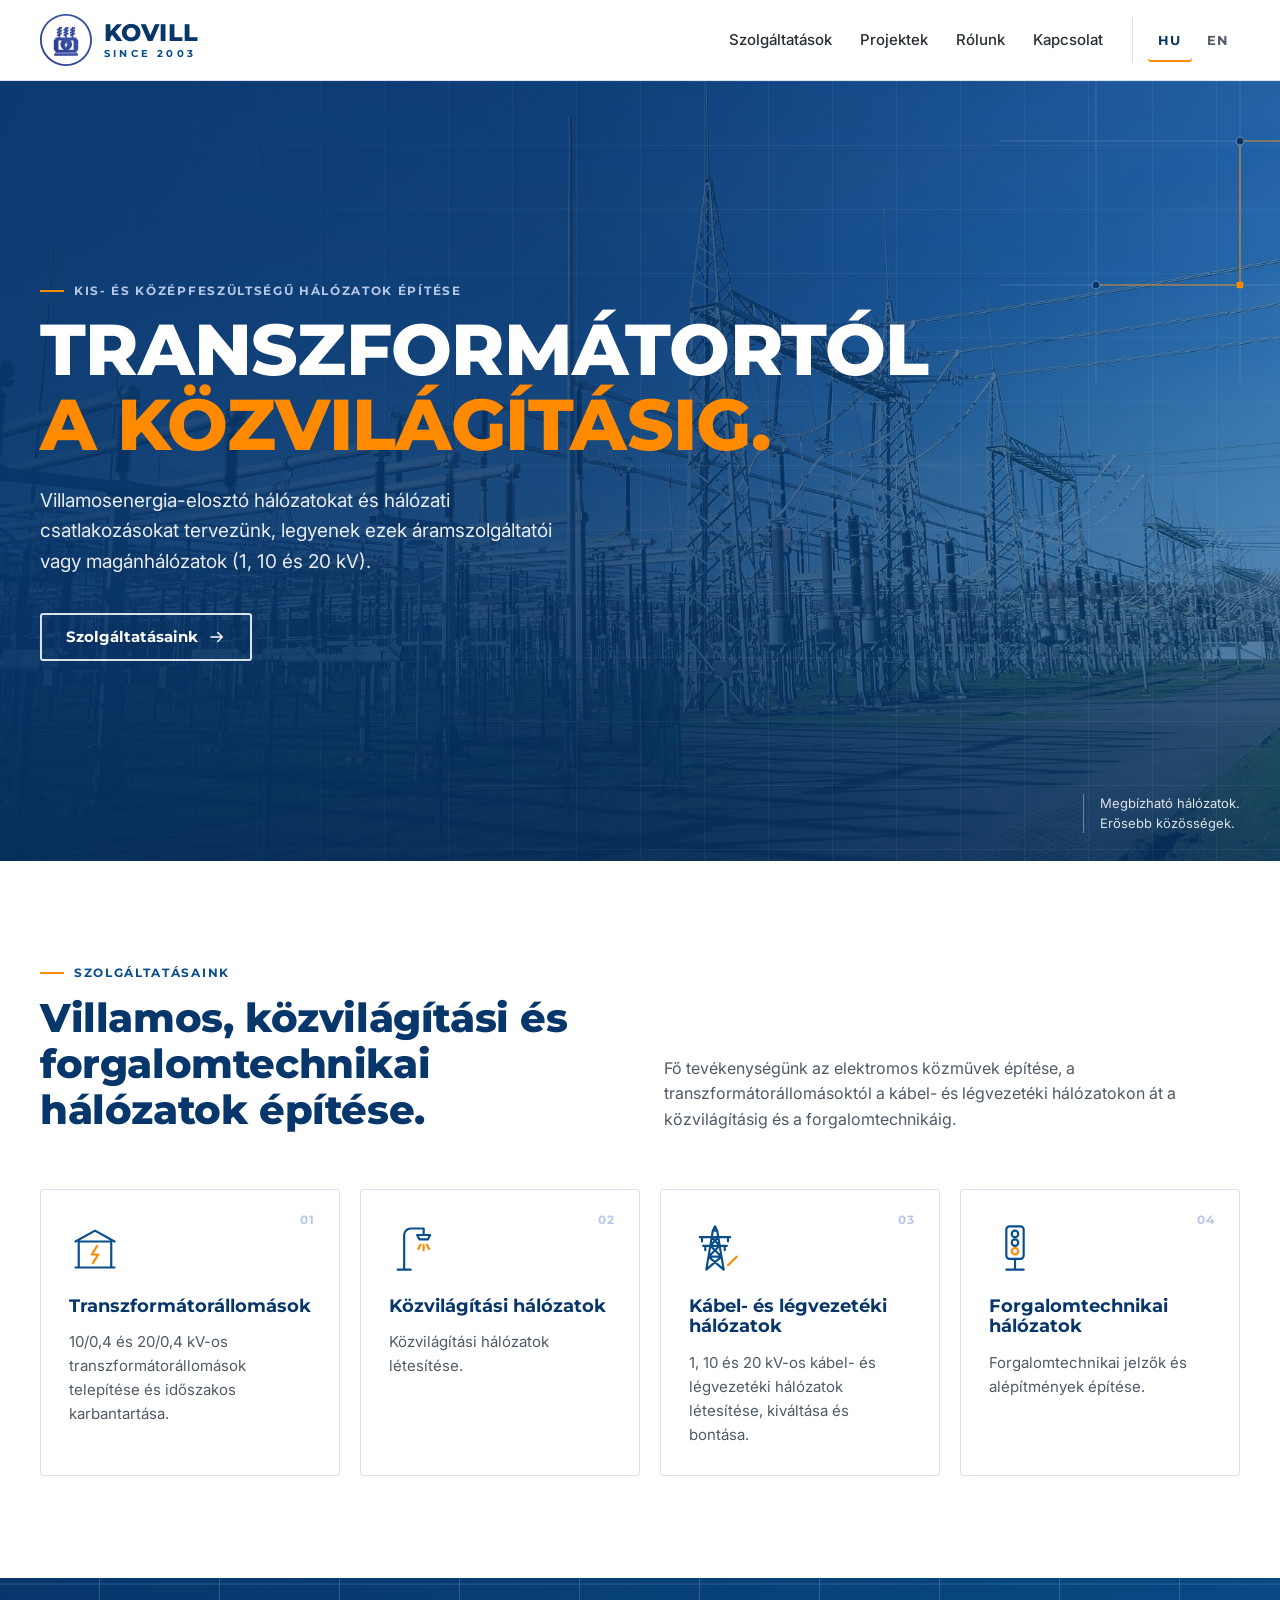
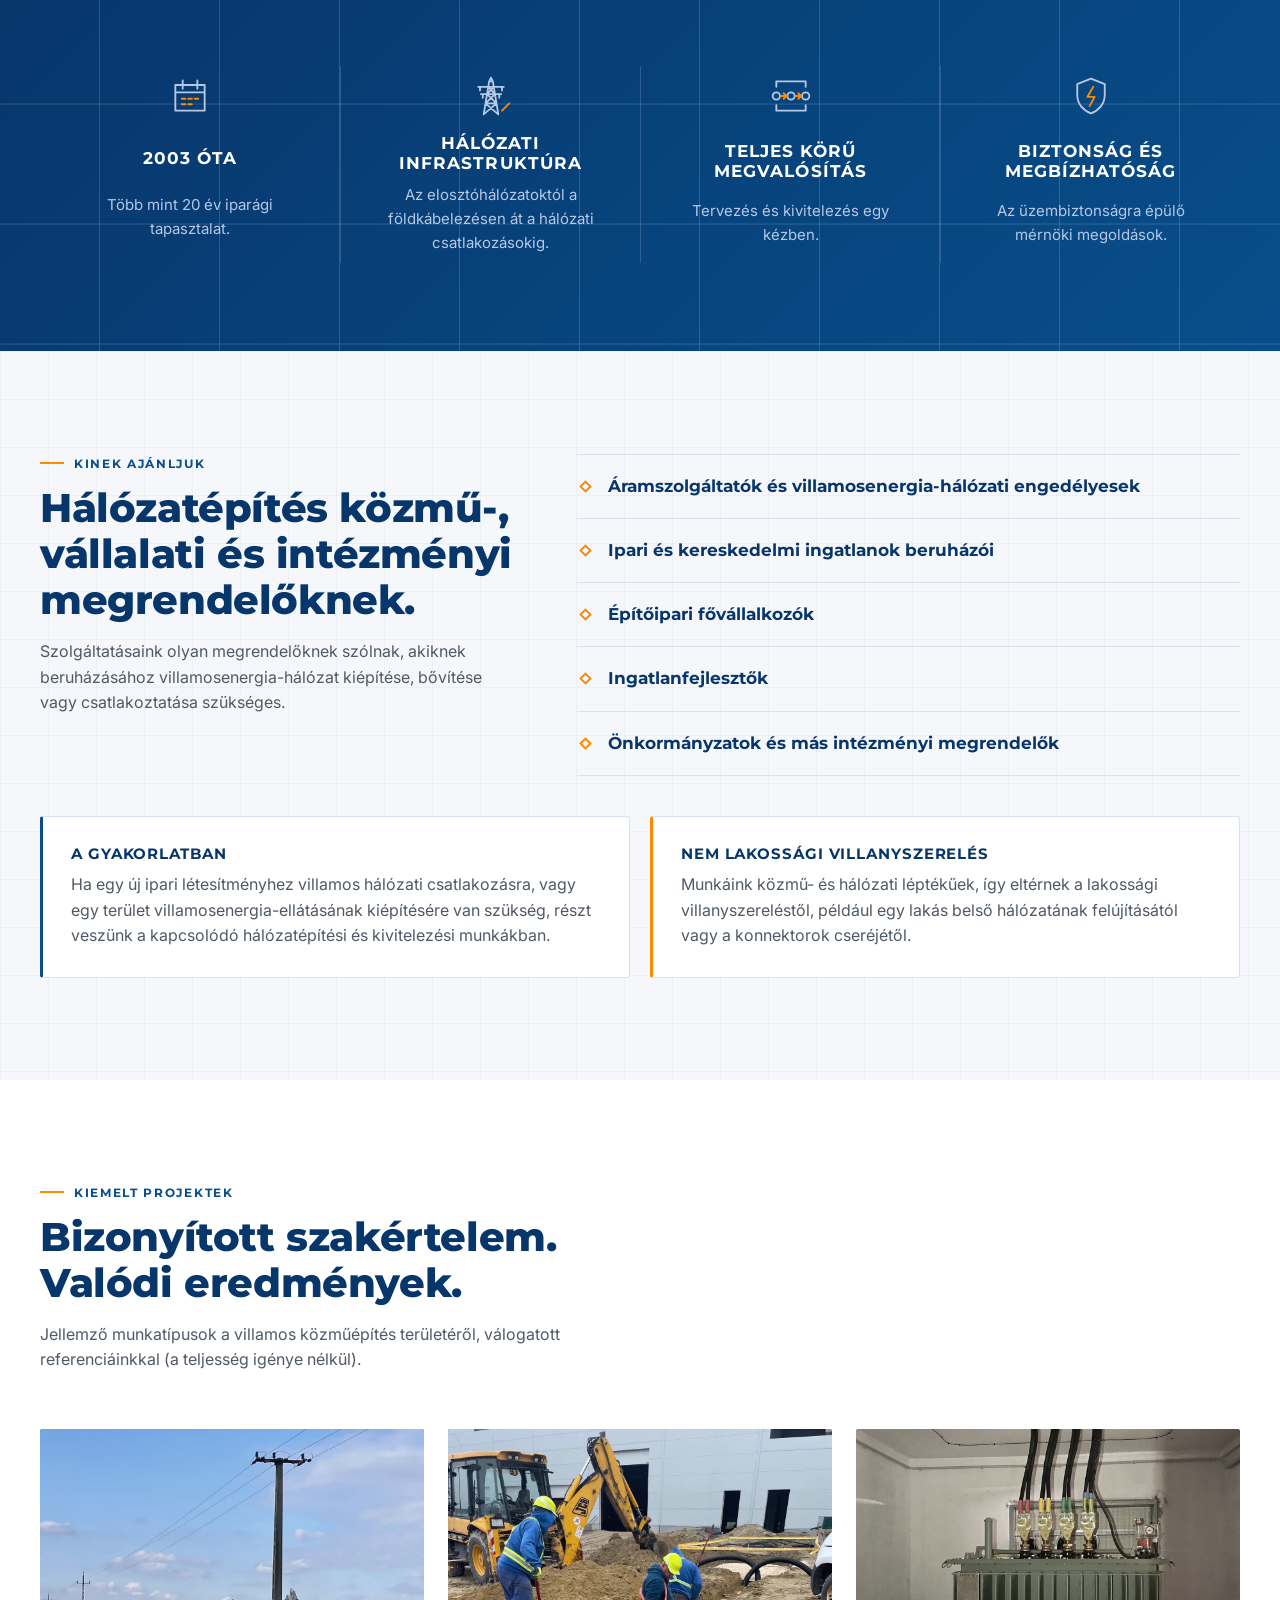
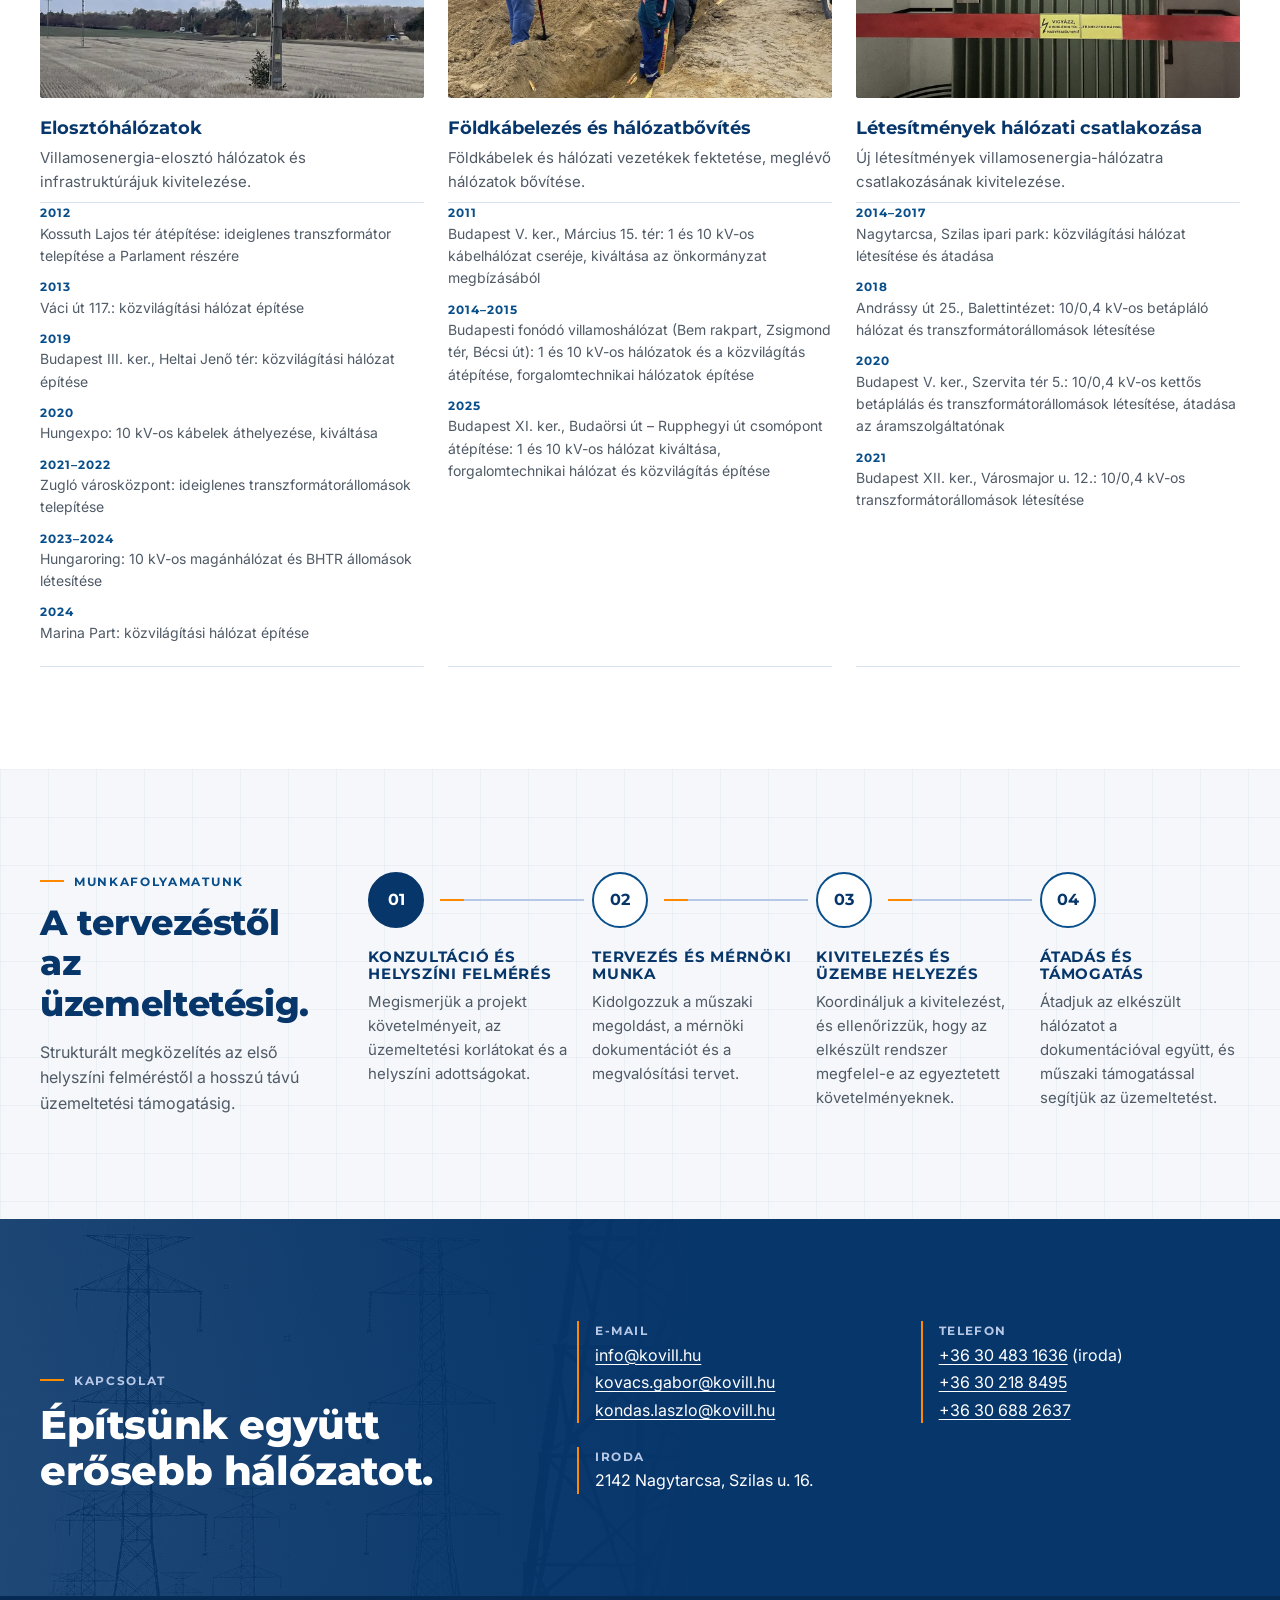
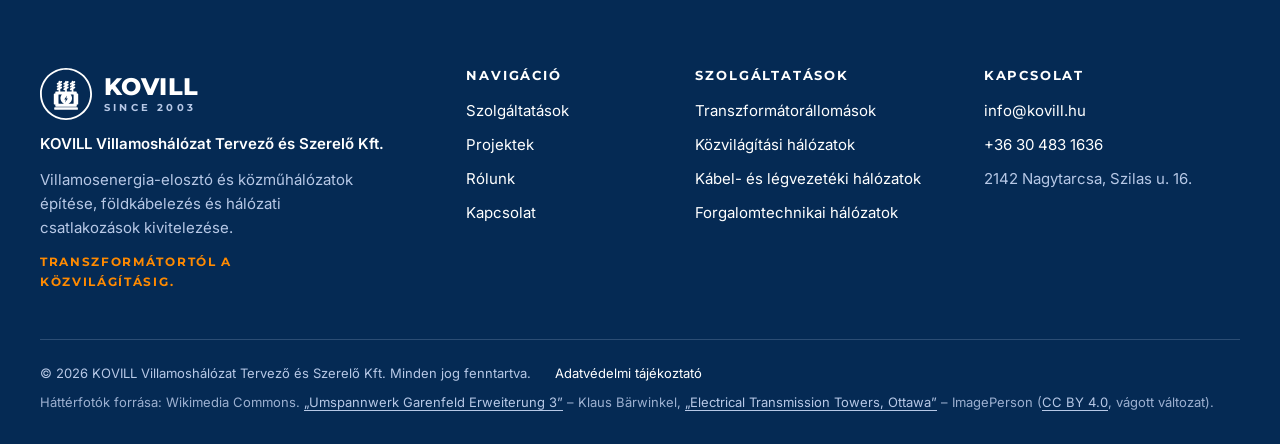
<file: index.html>
<!doctype html>
<html lang="hu">
<head>
  <meta charset="utf-8">
  <meta name="viewport" content="width=device-width, initial-scale=1">
  <title>KOVILL Kft. | Kis- és középfeszültségű hálózatok építése</title>
  <meta name="description" content="A KOVILL Kft. transzformátorállomások, közvilágítási hálózatok, 1–20 kV-os kábel- és légvezetéki hálózatok, valamint forgalomtechnikai hálózatok építésével foglalkozik.">
  <meta name="theme-color" content="#07366B">

  <meta property="og:type" content="website">
  <meta property="og:locale" content="hu_HU">
  <meta property="og:locale:alternate" content="en_GB">
  <meta property="og:site_name" content="KOVILL">
  <meta property="og:title" content="KOVILL Kft. | Kis- és középfeszültségű hálózatok építése">
  <meta property="og:description" content="Kis- és középfeszültségű hálózatok építése: transzformátorállomások, közvilágítás, kábel- és légvezetéki hálózatok, forgalomtechnika.">
  <meta property="og:url" content="https://kovill.hu/">
  <meta property="og:image" content="https://kovill.hu/assets/img/og-image.jpg">
  <meta name="twitter:card" content="summary_large_image">

  <link rel="canonical" href="https://kovill.hu/">
  <link rel="alternate" href="https://kovill.hu/" hreflang="hu">
  <link rel="alternate" href="https://kovill.hu/en/" hreflang="en">
  <link rel="alternate" href="https://kovill.hu/" hreflang="x-default">

  <link rel="icon" href="assets/logo/kovill_mark.svg" type="image/svg+xml">
  <link rel="icon" href="assets/logo/favicon-32.png" sizes="32x32" type="image/png">
  <link rel="apple-touch-icon" href="assets/logo/apple-touch-icon.png">

  <link rel="preconnect" href="https://fonts.googleapis.com">
  <link rel="preconnect" href="https://fonts.gstatic.com" crossorigin>
  <link rel="stylesheet" href="https://fonts.googleapis.com/css2?family=Inter:wght@400;500;600&family=Montserrat:wght@600;700;800&display=swap">
  <link rel="preload" as="image" href="assets/img/hero-substation-1920.webp" imagesrcset="assets/img/hero-substation-960.webp 960w, assets/img/hero-substation-1920.webp 1920w" imagesizes="100vw" type="image/webp">
  <link rel="stylesheet" href="css/styles.css">
  <script>document.documentElement.classList.add('js')</script>
  <script src="js/main.js" defer></script>
</head>
<body id="top">
  <!-- Icon sprite: line icons, blue strokes with orange accents (.ic-accent) -->
  <svg class="sprite" aria-hidden="true" focusable="false">
    <symbol id="i-tower" viewBox="0 0 48 48">
      <path d="M22 8 24 4l2 4M16 44 22 8h4l6 36M10 14h28M13 22h22M18 32h12M12 14v4M36 14v4M15 22v4M33 22v4M21 14l7.3 8M27 14l-7.3 8M19.7 22 30 32M28.3 22 18 32M18 32l14 12M30 32 16 44"/>
      <path class="ic-accent" d="M36 40 44 32"/>
    </symbol>
    <symbol id="i-substation" viewBox="0 0 48 48">
      <path d="M6 18 24 8l18 10M9 18h30v24H9zM6 42h36"/>
      <path class="ic-accent" d="M26 22l-5 8h6l-5 8"/>
    </symbol>
    <symbol id="i-lamp" viewBox="0 0 48 48">
      <path d="M14 44V12a6 6 0 0 1 6-6h12v6M8 44h12M26 12h12l-2 4H28z"/>
      <path class="ic-accent" d="M29 21l-2 4M32 21v5M35 21l2 4"/>
    </symbol>
    <symbol id="i-traffic" viewBox="0 0 48 48">
      <rect x="16" y="4" width="16" height="30" rx="3"/>
      <path d="M24 34v10M16 44h16"/>
      <circle cx="24" cy="11" r="3"/><circle cx="24" cy="19" r="3"/>
      <circle class="ic-accent" cx="24" cy="27" r="3"/>
    </symbol>
    <symbol id="i-calendar" viewBox="0 0 48 48">
      <path d="M8 12h32v28H8zM8 20h32M16 7v9M32 7v9"/>
      <path class="ic-accent" d="M15 27h4M22 27h4M29 27h4M15 33h4M22 33h4"/>
    </symbol>
    <symbol id="i-flow" viewBox="0 0 48 48">
      <circle cx="8" cy="24" r="4"/><circle cx="24" cy="24" r="4"/><circle cx="40" cy="24" r="4"/>
      <path class="ic-accent" d="M13 24h6M16 21l3 3-3 3M29 24h6M32 21l3 3-3 3"/>
      <path d="M8 14V8h32v6M8 34v6h32v-6"/>
    </symbol>
    <symbol id="i-shield" viewBox="0 0 48 48">
      <path d="M24 5 39 11v12c0 9.5-6.3 16.8-15 20-8.7-3.2-15-10.5-15-20V11z"/>
      <path class="ic-accent" d="M26.5 14 20 25h8l-5.5 10"/>
    </symbol>
    <symbol id="i-arrow" viewBox="0 0 24 24">
      <path d="M4 12h15M13 6l6 6-6 6"/>
    </symbol>
  </svg>

  <a class="skip-link" href="#main">Ugrás a fő tartalomra</a>

  <header class="site-header">
    <div class="container header-inner">
      <a class="brand" href="#top" aria-label="KOVILL, vissza az oldal tetejére">
        <img class="brand-mark" src="assets/logo/kovill_mark.svg" alt="" width="48" height="48">
        <span class="brand-text" aria-hidden="true">
          <span class="brand-name">KOVILL</span>
          <span class="brand-since">Since 2003</span>
        </span>
      </a>

      <button class="nav-toggle" type="button" aria-expanded="false" aria-controls="site-nav">
        <span class="nav-toggle-bars" aria-hidden="true"></span>
        <span class="sr-only">Menü</span>
      </button>

      <nav class="site-nav" id="site-nav" aria-label="Fő navigáció">
        <ul class="nav-list">
          <li><a href="#services">Szolgáltatások</a></li>
          <li><a href="#projects">Projektek</a></li>
          <li><a href="#process">Rólunk</a></li>
          <li><a href="#contact">Kapcsolat</a></li>
        </ul>
        <ul class="lang-switch" role="list" aria-label="Nyelv">
          <li><a href="./" hreflang="hu" lang="hu" aria-current="page"><span aria-hidden="true">HU</span><span class="sr-only">Magyar</span></a></li>
          <li><a href="en/" hreflang="en" lang="en"><span aria-hidden="true">EN</span><span class="sr-only">English</span></a></li>
        </ul>
      </nav>
    </div>
  </header>

  <main id="main">
    <!-- HERO -->
    <section class="hero" aria-labelledby="hero-title">
      <picture class="hero-media">
        <source type="image/webp" srcset="assets/img/hero-substation-960.webp 960w, assets/img/hero-substation-1920.webp 1920w" sizes="100vw">
        <img src="assets/img/hero-substation-1920.jpg" srcset="assets/img/hero-substation-960.jpg 960w, assets/img/hero-substation-1920.jpg 1920w" sizes="100vw"
             alt="" width="1920" height="1080" fetchpriority="high" decoding="async">
      </picture>
      <svg class="hero-schematic" viewBox="0 0 600 600" aria-hidden="true" focusable="false">
        <path d="M0 120h600M0 300h600M0 480h600M120 0v600M300 0v600M480 0v600"/>
        <path class="hl" d="M120 480h180v-180h180"/>
        <circle cx="300" cy="300" r="5"/><circle cx="480" cy="300" r="5"/><circle cx="120" cy="480" r="5"/>
        <rect class="hl-fill" x="296" y="476" width="8" height="8"/>
      </svg>
      <div class="container hero-inner">
        <p class="eyebrow eyebrow-light">Kis- és középfeszültségű hálózatok építése</p>
        <h1 class="hero-title" id="hero-title">
          <span>Transzformátortól</span>
          <span class="accent">a közvilágításig.</span>
        </h1>
        <p class="hero-lead">Villamosenergia-elosztó hálózatokat és hálózati csatlakozásokat tervezünk, legyenek ezek áramszolgáltatói vagy magánhálózatok (1, 10 és 20 kV).</p>
        <div class="btn-row">
          <a class="btn btn-outline-light" href="#services">Szolgáltatásaink <svg class="btn-icon" aria-hidden="true"><use href="#i-arrow"/></svg></a>
        </div>
      </div>
      <p class="hero-note" aria-hidden="true">Megbízható hálózatok.<br>Erősebb közösségek.</p>
    </section>

    <!-- SERVICES -->
    <section class="section" id="services" aria-labelledby="services-title">
      <div class="container">
        <div class="section-head section-head-split reveal">
          <div>
            <p class="eyebrow">Szolgáltatásaink</p>
            <h2 class="section-title" id="services-title">Villamos, közvilágítási és forgalomtechnikai hálózatok építése.</h2>
          </div>
          <p class="section-intro">Fő tevékenységünk az elektromos közművek építése, a transzformátorállomásoktól a kábel- és légvezetéki hálózatokon át a közvilágításig és a forgalomtechnikáig.</p>
        </div>

        <ul class="card-grid" role="list">
          <li class="service-card reveal">
            <span class="card-index" aria-hidden="true">01</span>
            <svg class="icon icon-lg" aria-hidden="true"><use href="#i-substation"/></svg>
            <h3 class="card-title">Transzformátorállomások</h3>
            <p>10/0,4 és 20/0,4 kV-os transzformátorállomások telepítése és időszakos karbantartása.</p>
          </li>
          <li class="service-card reveal">
            <span class="card-index" aria-hidden="true">02</span>
            <svg class="icon icon-lg" aria-hidden="true"><use href="#i-lamp"/></svg>
            <h3 class="card-title">Közvilágítási hálózatok</h3>
            <p>Közvilágítási hálózatok létesítése.</p>
          </li>
          <li class="service-card reveal">
            <span class="card-index" aria-hidden="true">03</span>
            <svg class="icon icon-lg" aria-hidden="true"><use href="#i-tower"/></svg>
            <h3 class="card-title">Kábel- és légvezetéki hálózatok</h3>
            <p>1, 10 és 20 kV-os kábel- és légvezetéki hálózatok létesítése, kiváltása és bontása.</p>
          </li>
          <li class="service-card reveal">
            <span class="card-index" aria-hidden="true">04</span>
            <svg class="icon icon-lg" aria-hidden="true"><use href="#i-traffic"/></svg>
            <h3 class="card-title">Forgalomtechnikai hálózatok</h3>
            <p>Forgalomtechnikai jelzők és alépítmények építése.</p>
          </li>
        </ul>
      </div>
    </section>

    <!-- STRENGTHS -->
    <section class="strengths" aria-labelledby="strengths-title">
      <h2 class="sr-only" id="strengths-title">Miért a KOVILL?</h2>
      <div class="container">
        <ul class="strength-list" role="list">
          <li class="strength reveal">
            <svg class="icon icon-md" aria-hidden="true"><use href="#i-calendar"/></svg>
            <h3 class="strength-title">2003 óta</h3>
            <p>Több mint 20 év iparági tapasztalat.</p>
          </li>
          <li class="strength reveal">
            <svg class="icon icon-md" aria-hidden="true"><use href="#i-tower"/></svg>
            <h3 class="strength-title">Hálózati infrastruktúra</h3>
            <p>Az elosztóhálózatoktól a földkábelezésen át a hálózati csatlakozásokig.</p>
          </li>
          <li class="strength reveal">
            <svg class="icon icon-md" aria-hidden="true"><use href="#i-flow"/></svg>
            <h3 class="strength-title">Teljes körű megvalósítás</h3>
            <p>Tervezés és kivitelezés egy kézben.</p>
          </li>
          <li class="strength reveal">
            <svg class="icon icon-md" aria-hidden="true"><use href="#i-shield"/></svg>
            <h3 class="strength-title">Biztonság és megbízhatóság</h3>
            <p>Az üzembiztonságra épülő mérnöki megoldások.</p>
          </li>
        </ul>
      </div>
    </section>

    <!-- CLIENTS: typical client groups for this line of work (TEÁOR 4222), not a verified client list. -->
    <section class="section section-light" id="clients" aria-labelledby="clients-title">
      <div class="container clients-layout">
        <div class="section-head reveal">
          <p class="eyebrow">Kinek ajánljuk</p>
          <h2 class="section-title" id="clients-title">Hálózatépítés közmű-, vállalati és intézményi megrendelőknek.</h2>
          <p class="section-intro">Szolgáltatásaink olyan megrendelőknek szólnak, akiknek beruházásához villamosenergia-hálózat kiépítése, bővítése vagy csatlakoztatása szükséges.</p>
        </div>
        <ul class="client-list reveal" role="list">
          <li>Áramszolgáltatók és villamosenergia-hálózati engedélyesek</li>
          <li>Ipari és kereskedelmi ingatlanok beruházói</li>
          <li>Építőipari fővállalkozók</li>
          <li>Ingatlanfejlesztők</li>
          <li>Önkormányzatok és más intézményi megrendelők</li>
        </ul>
        <div class="practice">
          <div class="practice-card reveal">
            <h3 class="practice-title">A gyakorlatban</h3>
            <p>Ha egy új ipari létesítményhez villamos hálózati csatlakozásra, vagy egy terület villamosenergia-ellátásának kiépítésére van szükség, részt veszünk a kapcsolódó hálózatépítési és kivitelezési munkákban.</p>
          </div>
          <div class="practice-card practice-note reveal">
            <h3 class="practice-title">Nem lakossági villanyszerelés</h3>
            <p>Munkáink közmű- és hálózati léptékűek, így eltérnek a lakossági villanyszereléstől, például egy lakás belső hálózatának felújításától vagy a konnektorok cseréjétől.</p>
          </div>
        </div>
      </div>
    </section>
    <!-- PROJECTS: the company's own photos and reference lists, supplied by the client. -->
    <section class="section" id="projects" aria-labelledby="projects-title">
      <div class="container">
        <div class="section-head reveal">
          <p class="eyebrow">Kiemelt projektek</p>
          <h2 class="section-title" id="projects-title">Bizonyított szakértelem. Valódi eredmények.</h2>
          <p class="section-intro">Jellemző munkatípusok a villamos közműépítés területéről, válogatott referenciáinkkal (a teljesség igénye nélkül).</p>
        </div>

        <ul class="project-grid" role="list">
          <li class="project-card reveal">
            <div class="project-media">
              <picture>
                <source type="image/webp" srcset="assets/img/project-distribution.webp">
                <img src="assets/img/project-distribution.jpg" alt="Betonoszlop és légvezetékek egy learatott földön" width="1200" height="840" loading="lazy" decoding="async">
              </picture>
            </div>
            <div class="project-body">
              <h3 class="card-title">Elosztóhálózatok</h3>
              <p>Villamosenergia-elosztó hálózatok és infrastruktúrájuk kivitelezése.</p>
              <ul class="ref-list" role="list">
                <li><span class="ref-year">2012</span> Kossuth Lajos tér átépítése: ideiglenes transzformátor telepítése a Parlament részére</li>
                <li><span class="ref-year">2013</span> Váci út 117.: közvilágítási hálózat építése</li>
                <li><span class="ref-year">2019</span> Budapest III. ker., Heltai Jenő tér: közvilágítási hálózat építése</li>
                <li><span class="ref-year">2020</span> Hungexpo: 10 kV-os kábelek áthelyezése, kiváltása</li>
                <li><span class="ref-year">2021–2022</span> Zugló városközpont: ideiglenes transzformátorállomások telepítése</li>
                <li><span class="ref-year">2023–2024</span> Hungaroring: 10 kV-os magánhálózat és BHTR állomások létesítése</li>
                <li><span class="ref-year">2024</span> Marina Part: közvilágítási hálózat építése</li>
              </ul>
            </div>
          </li>
          <li class="project-card reveal">
            <div class="project-media">
              <picture>
                <source type="image/webp" srcset="assets/img/project-cabling.webp">
                <img src="assets/img/project-cabling.jpg" alt="Munkások földkábel-árokban egy kotrógép mellett, a kábel felett figyelmeztető szalag" width="1200" height="840" loading="lazy" decoding="async">
              </picture>
            </div>
            <div class="project-body">
              <h3 class="card-title">Földkábelezés és hálózatbővítés</h3>
              <p>Földkábelek és hálózati vezetékek fektetése, meglévő hálózatok bővítése.</p>
              <ul class="ref-list" role="list">
                <li><span class="ref-year">2011</span> Budapest V. ker., Március 15. tér: 1 és 10 kV-os kábelhálózat cseréje, kiváltása az önkormányzat megbízásából</li>
                <li><span class="ref-year">2014–2015</span> Budapesti fonódó villamoshálózat (Bem rakpart, Zsigmond tér, Bécsi út): 1 és 10 kV-os hálózatok és a közvilágítás átépítése, forgalomtechnikai hálózatok építése</li>
                <li><span class="ref-year">2025</span> Budapest XI. ker., Budaörsi út – Rupphegyi út csomópont átépítése: 1 és 10 kV-os hálózat kiváltása, forgalomtechnikai hálózat és közvilágítás építése</li>
              </ul>
            </div>
          </li>
          <li class="project-card reveal">
            <div class="project-media">
              <picture>
                <source type="image/webp" srcset="assets/img/project-connection.webp">
                <img src="assets/img/project-connection.jpg" alt="Transzformátor kábelfejekkel és figyelmeztető táblával egy transzformátorállomásban" width="1200" height="840" loading="lazy" decoding="async">
              </picture>
            </div>
            <div class="project-body">
              <h3 class="card-title">Létesítmények hálózati csatlakozása</h3>
              <p>Új létesítmények villamosenergia-hálózatra csatlakozásának kivitelezése.</p>
              <ul class="ref-list" role="list">
                <li><span class="ref-year">2014–2017</span> Nagytarcsa, Szilas ipari park: közvilágítási hálózat létesítése és átadása</li>
                <li><span class="ref-year">2018</span> Andrássy út 25., Balettintézet: 10/0,4 kV-os betápláló hálózat és transzformátorállomások létesítése</li>
                <li><span class="ref-year">2020</span> Budapest V. ker., Szervita tér 5.: 10/0,4 kV-os kettős betáplálás és transzformátorállomások létesítése, átadása az áramszolgáltatónak</li>
                <li><span class="ref-year">2021</span> Budapest XII. ker., Városmajor u. 12.: 10/0,4 kV-os transzformátorállomások létesítése</li>
              </ul>
            </div>
          </li>
        </ul>
      </div>
    </section>

    <!-- PROCESS / ABOUT -->
    <section class="section section-light" id="process" aria-labelledby="process-title">
      <div class="container process-layout">
        <div class="section-head reveal">
          <p class="eyebrow">Munkafolyamatunk</p>
          <h2 class="section-title" id="process-title" style="font-size: 35px;">A tervezéstől az üzemeltetésig.</h2>
          <p class="section-intro">Strukturált megközelítés az első helyszíni felméréstől a hosszú távú üzemeltetési támogatásig.</p>
        </div>
        <ol class="steps" role="list">
          <li class="step reveal">
            <span class="step-num" aria-hidden="true">01</span>
            <div>
              <h3 class="step-title"><span class="sr-only">1. lépés: </span>Konzultáció és helyszíni felmérés</h3>
              <p>Megismerjük a projekt követelményeit, az üzemeltetési korlátokat és a helyszíni adottságokat.</p>
            </div>
          </li>
          <li class="step reveal">
            <span class="step-num" aria-hidden="true">02</span>
            <div>
              <h3 class="step-title"><span class="sr-only">2. lépés: </span>Tervezés és mérnöki munka</h3>
              <p>Kidolgozzuk a műszaki megoldást, a mérnöki dokumentációt és a megvalósítási tervet.</p>
            </div>
          </li>
          <li class="step reveal">
            <span class="step-num" aria-hidden="true">03</span>
            <div>
              <h3 class="step-title"><span class="sr-only">3. lépés: </span>Kivitelezés és üzembe helyezés</h3>
              <p>Koordináljuk a kivitelezést, és ellenőrizzük, hogy az elkészült rendszer megfelel-e az egyeztetett követelményeknek.</p>
            </div>
          </li>
          <li class="step reveal">
            <span class="step-num" aria-hidden="true">04</span>
            <div>
              <h3 class="step-title"><span class="sr-only">4. lépés: </span>Átadás és támogatás</h3>
              <p>Átadjuk az elkészült hálózatot a dokumentációval együtt, és műszaki támogatással segítjük az üzemeltetést.</p>
            </div>
          </li>
        </ol>
      </div>
    </section>

    <!-- CONTACT -->
    <section class="contact" id="contact" aria-labelledby="contact-title">
      <picture class="contact-media">
        <source type="image/webp" srcset="assets/img/contact-towers.webp">
        <img src="assets/img/contact-towers.jpg" alt="" width="1200" height="800" loading="lazy" decoding="async">
      </picture>
      <div class="container contact-layout">
        <div class="contact-intro reveal">
          <p class="eyebrow eyebrow-light">Kapcsolat</p>
          <h2 class="section-title" id="contact-title">Építsünk együtt erősebb hálózatot.</h2>
        </div>

        <dl class="contact-details reveal">
          <div><dt>E-mail</dt>
            <dd><a href="mailto:info@kovill.hu">info@kovill.hu</a></dd>
            <dd><a href="mailto:kovacs.gabor@kovill.hu">kovacs.gabor@kovill.hu</a></dd>
            <dd><a href="mailto:kondas.laszlo@kovill.hu">kondas.laszlo@kovill.hu</a></dd>
          </div>
          <div><dt>Telefon</dt>
            <dd><a href="tel:+36304831636">+36 30 483 1636</a> (iroda)</dd>
            <dd><a href="tel:+36302188495">+36 30 218 8495</a></dd>
            <dd><a href="tel:+36306882637">+36 30 688 2637</a></dd>
          </div>
          <div><dt>Iroda</dt><dd>2142 Nagytarcsa, Szilas u. 16.</dd></div>
        </dl>
      </div>
    </section>
  </main>

  <footer class="site-footer">
    <div class="container footer-grid">
      <div class="footer-brand">
        <a class="brand brand-footer" href="#top" aria-label="KOVILL, vissza az oldal tetejére">
          <img class="brand-mark" src="assets/logo/kovill_mark_white.svg" alt="" width="48" height="48" loading="lazy">
          <span class="brand-text" aria-hidden="true">
            <span class="brand-name">KOVILL</span>
            <span class="brand-since">Since 2003</span>
          </span>
        </a>
        <p class="footer-company">KOVILL Villamoshálózat Tervező és Szerelő Kft.</p>
        <p>Villamosenergia-elosztó és közműhálózatok építése, földkábelezés és hálózati csatlakozások kivitelezése.</p>
        <p class="footer-tagline">Transzformátortól a közvilágításig.</p>
      </div>

      <nav class="footer-col" aria-label="Lábléc">
        <h2 class="footer-heading">Navigáció</h2>
        <ul role="list">
          <li><a href="#services">Szolgáltatások</a></li>
          <li><a href="#projects">Projektek</a></li>
          <li><a href="#process">Rólunk</a></li>
          <li><a href="#contact">Kapcsolat</a></li>
        </ul>
      </nav>

      <div class="footer-col">
        <h2 class="footer-heading">Szolgáltatások</h2>
        <ul role="list">
          <li><a href="#services">Transzformátorállomások</a></li>
          <li><a href="#services">Közvilágítási hálózatok</a></li>
          <li><a href="#services">Kábel- és légvezetéki hálózatok</a></li>
          <li><a href="#services">Forgalomtechnikai hálózatok</a></li>
        </ul>
      </div>

      <div class="footer-col">
        <h2 class="footer-heading">Kapcsolat</h2>
        <ul role="list">
          <li><a href="mailto:info@kovill.hu">info@kovill.hu</a></li>
          <li><a href="tel:+36304831636">+36 30 483 1636</a></li>
          <li>2142 Nagytarcsa, Szilas u. 16.</li>
        </ul>
      </div>
    </div>

    <div class="container footer-bottom">
      <p>© 2026 KOVILL Villamoshálózat Tervező és Szerelő Kft. Minden jog fenntartva.</p>
      <p><a href="adatvedelem.html">Adatvédelmi tájékoztató</a></p>
      <p class="credits">Háttérfotók forrása: Wikimedia Commons. <a href="https://commons.wikimedia.org/wiki/File:Umspannwerk_Garenfeld_Erweiterung_3.jpg">„Umspannwerk Garenfeld Erweiterung 3”</a> – Klaus Bärwinkel,
        <a href="https://commons.wikimedia.org/wiki/File:Electrical_Transmission_Towers,_Ottawa_TC001.jpg">„Electrical Transmission Towers, Ottawa”</a> – ImagePerson
        (<a href="https://creativecommons.org/licenses/by/4.0/deed.hu">CC BY 4.0</a>, vágott változat).</p>
    </div>
  </footer>
</body>
</html>
</file>
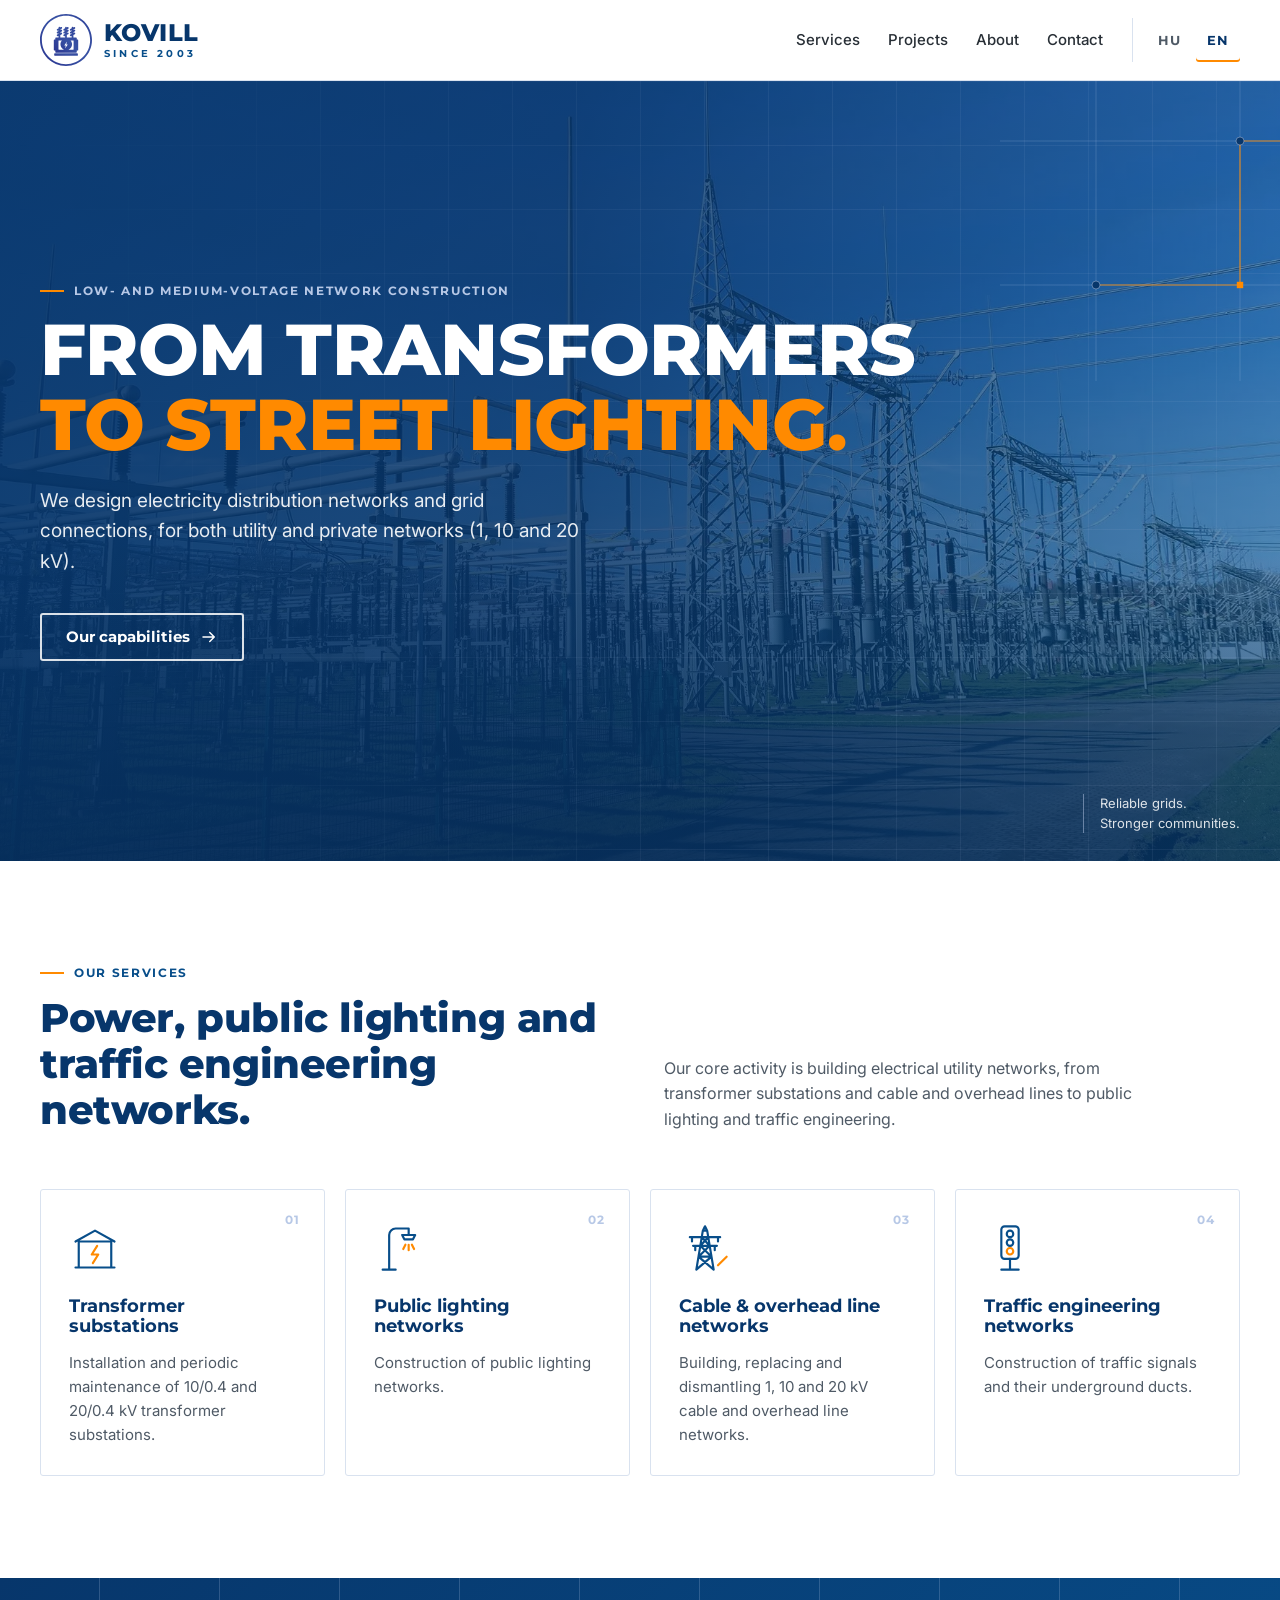
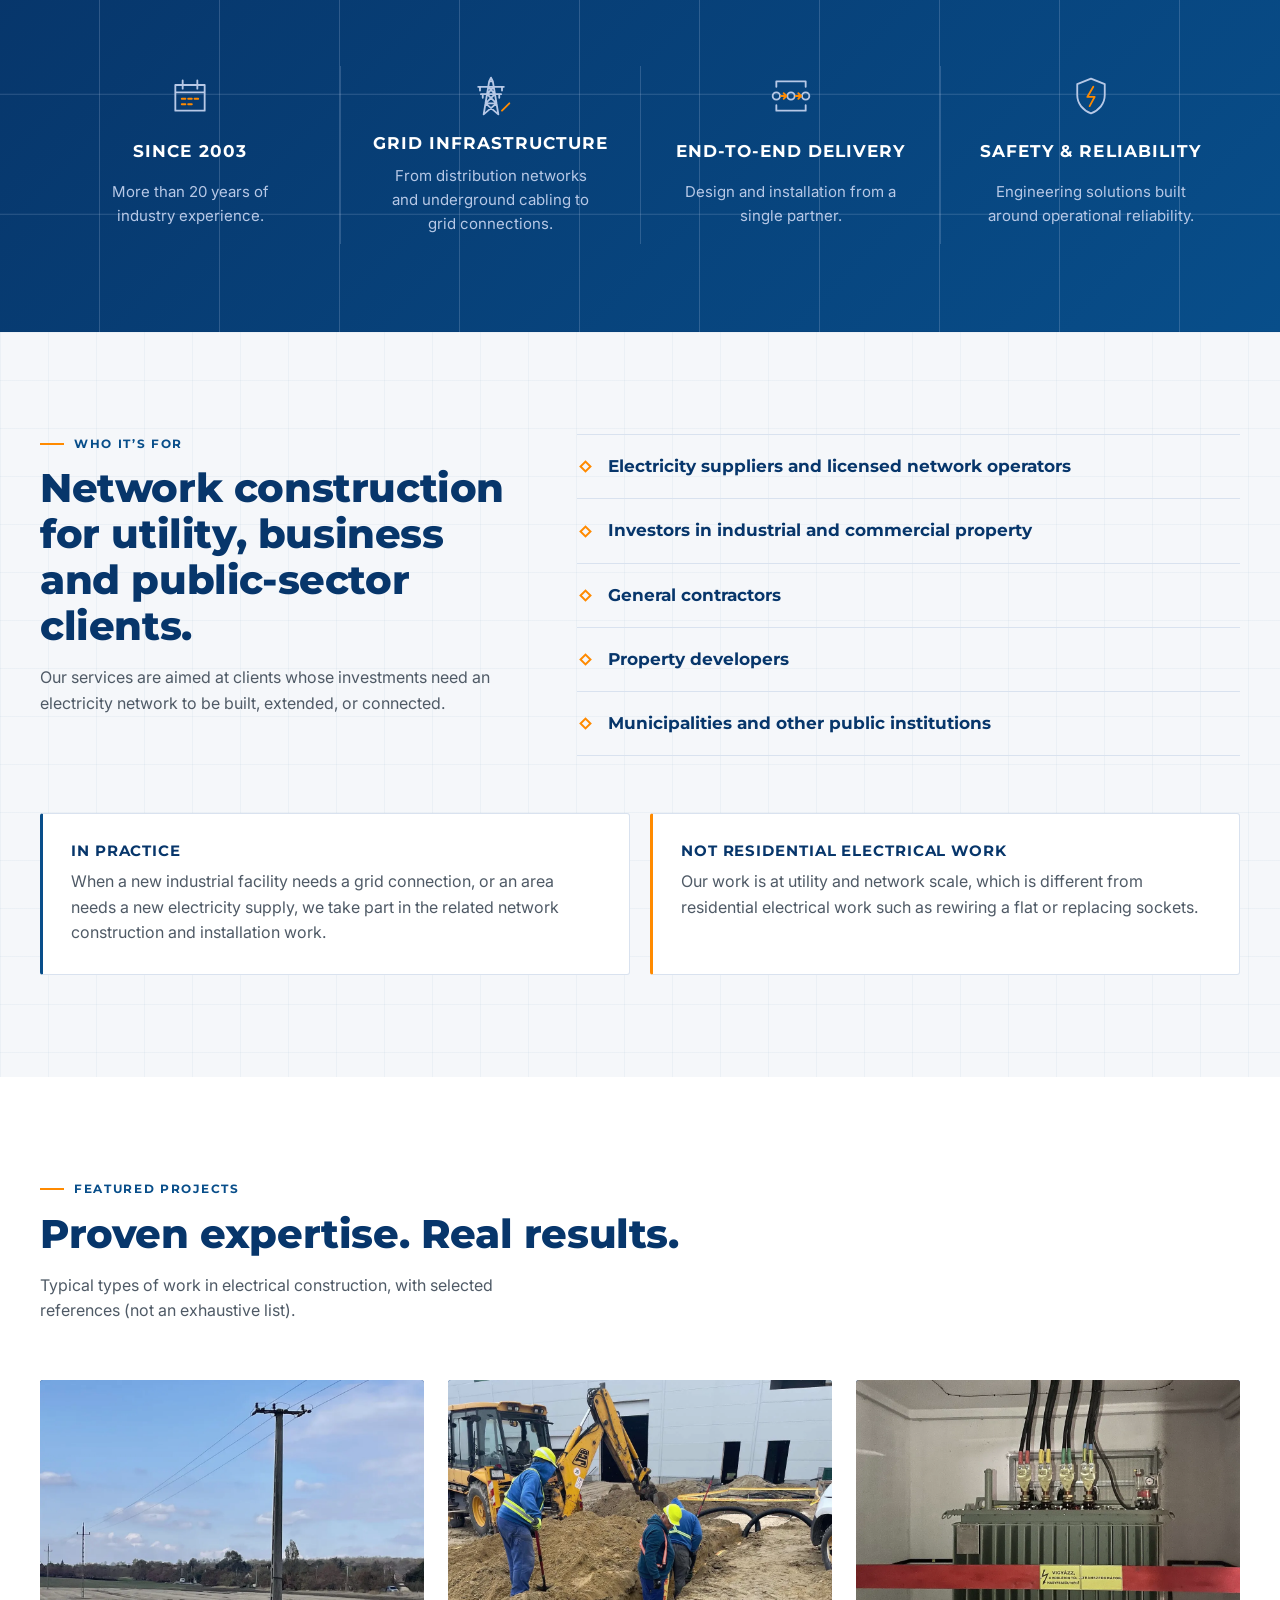
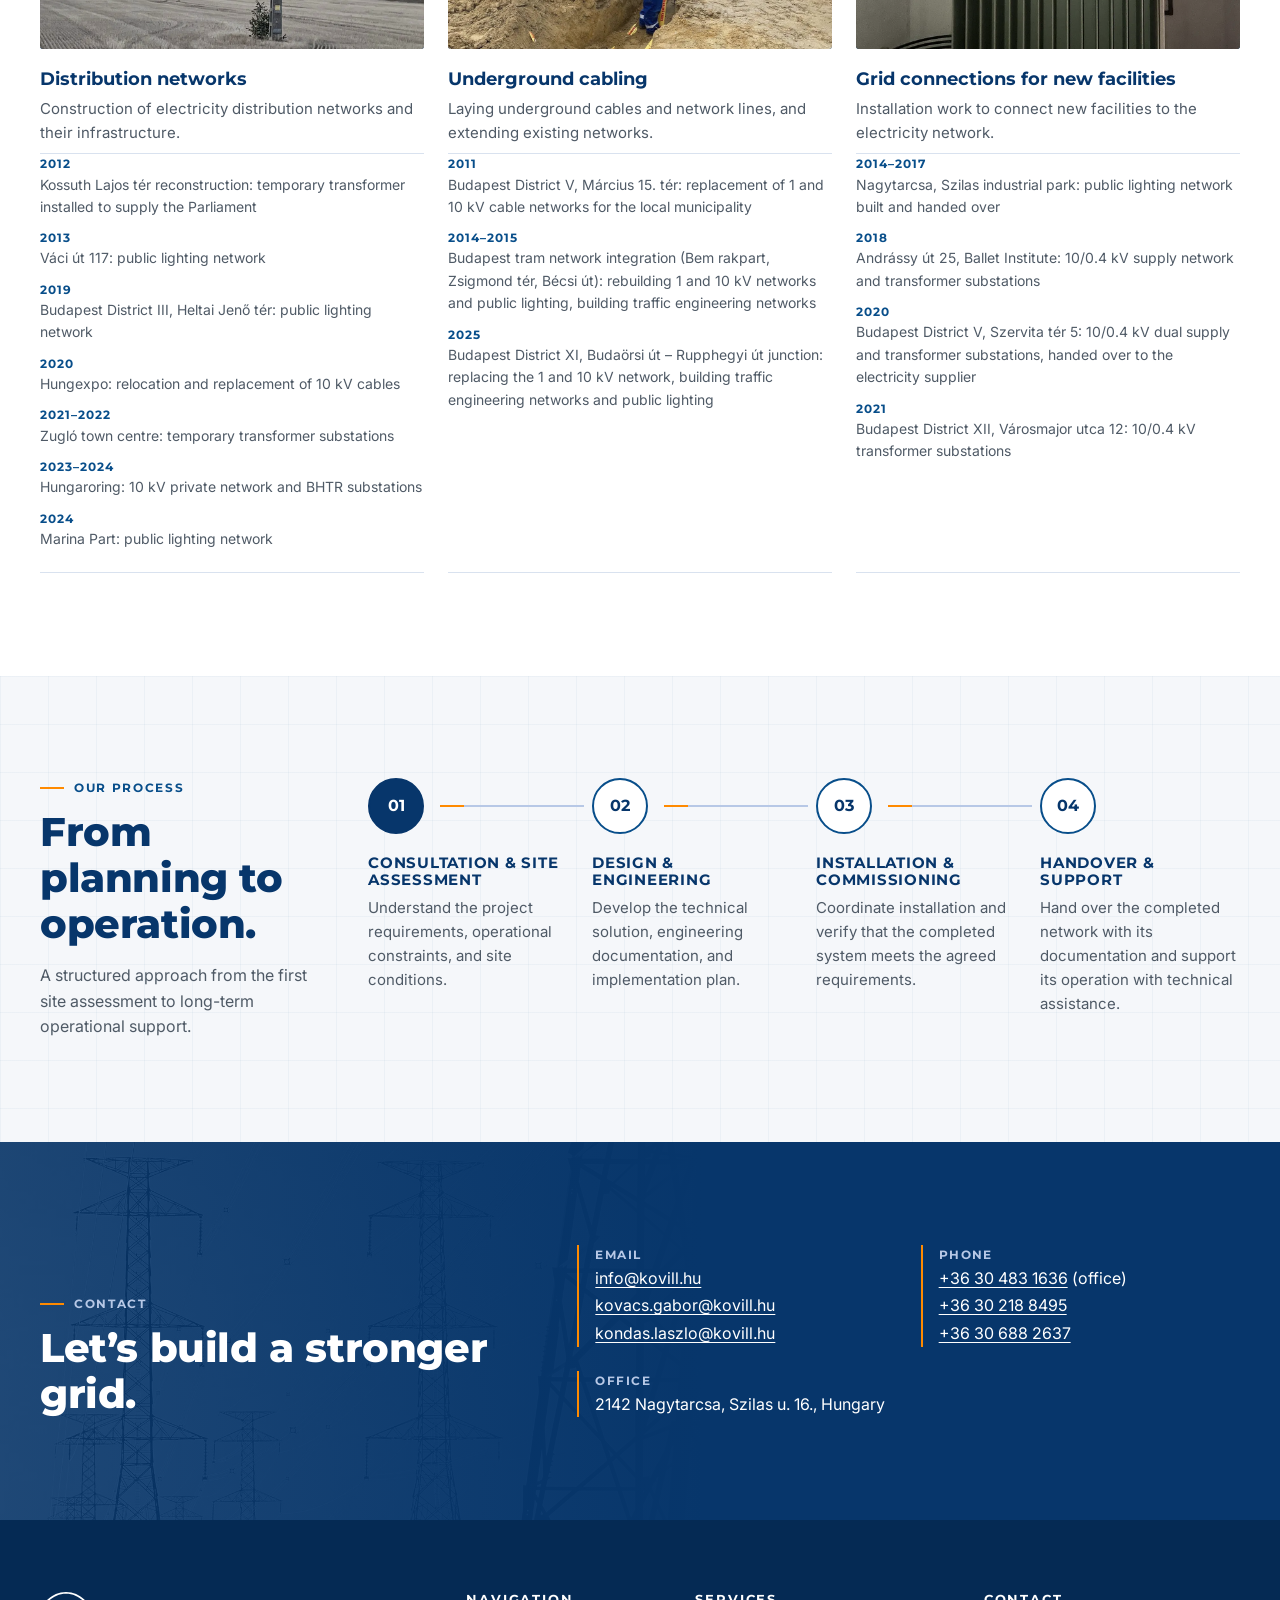
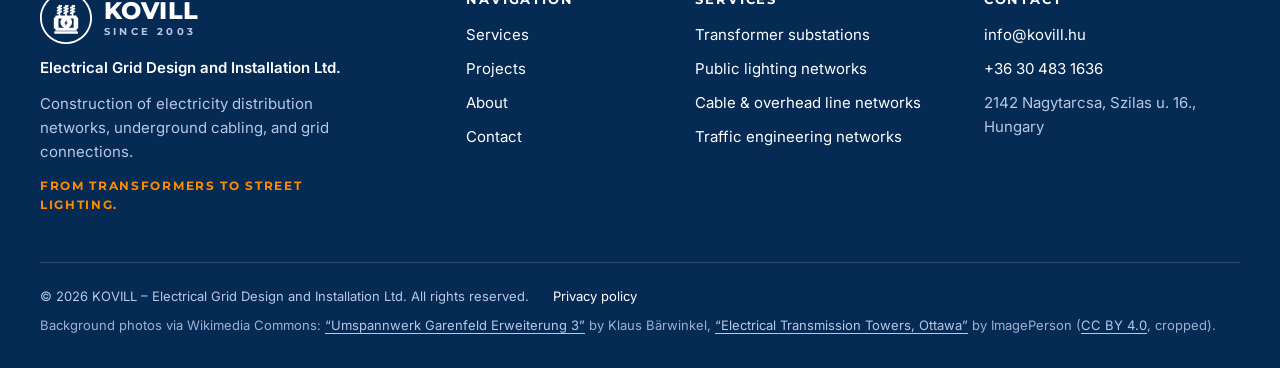
<file: en/index.html>
<!doctype html>
<html lang="en">
<head>
  <meta charset="utf-8">
  <meta name="viewport" content="width=device-width, initial-scale=1">
  <title>KOVILL | Low- and medium-voltage network construction</title>
  <meta name="description" content="KOVILL builds transformer substations, public lighting networks, 1–20 kV cable and overhead line networks, and traffic engineering networks.">
  <meta name="theme-color" content="#07366B">

  <!-- TODO: once the production domain is known, make og:image absolute and add og:url, canonical and
       <link rel="alternate" hreflang="hu|en|x-default"> tags (hreflang requires absolute URLs). -->
  <meta property="og:type" content="website">
  <meta property="og:locale" content="en_GB">
  <meta property="og:locale:alternate" content="hu_HU">
  <meta property="og:site_name" content="KOVILL">
  <meta property="og:title" content="KOVILL | Low- and medium-voltage network construction">
  <meta property="og:description" content="Low- and medium-voltage network construction: transformer substations, public lighting, cable and overhead line networks, traffic engineering.">
  <meta property="og:image" content="../assets/img/og-image.jpg">
  <meta name="twitter:card" content="summary_large_image">

  <link rel="icon" href="../assets/logo/kovill_mark.svg" type="image/svg+xml">
  <link rel="icon" href="../assets/logo/favicon-32.png" sizes="32x32" type="image/png">
  <link rel="apple-touch-icon" href="../assets/logo/apple-touch-icon.png">

  <link rel="preconnect" href="https://fonts.googleapis.com">
  <link rel="preconnect" href="https://fonts.gstatic.com" crossorigin>
  <link rel="stylesheet" href="https://fonts.googleapis.com/css2?family=Inter:wght@400;500;600&family=Montserrat:wght@600;700;800&display=swap">
  <link rel="preload" as="image" href="../assets/img/hero-substation-1920.webp" imagesrcset="../assets/img/hero-substation-960.webp 960w, ../assets/img/hero-substation-1920.webp 1920w" imagesizes="100vw" type="image/webp">
  <link rel="stylesheet" href="../css/styles.css">
  <script>document.documentElement.classList.add('js')</script>
  <script src="../js/main.js" defer></script>
</head>
<body id="top">
  <!-- Icon sprite: line icons, blue strokes with orange accents (.ic-accent) -->
  <svg class="sprite" aria-hidden="true" focusable="false">
    <symbol id="i-tower" viewBox="0 0 48 48">
      <path d="M22 8 24 4l2 4M16 44 22 8h4l6 36M10 14h28M13 22h22M18 32h12M12 14v4M36 14v4M15 22v4M33 22v4M21 14l7.3 8M27 14l-7.3 8M19.7 22 30 32M28.3 22 18 32M18 32l14 12M30 32 16 44"/>
      <path class="ic-accent" d="M36 40 44 32"/>
    </symbol>
    <symbol id="i-substation" viewBox="0 0 48 48">
      <path d="M6 18 24 8l18 10M9 18h30v24H9zM6 42h36"/>
      <path class="ic-accent" d="M26 22l-5 8h6l-5 8"/>
    </symbol>
    <symbol id="i-lamp" viewBox="0 0 48 48">
      <path d="M14 44V12a6 6 0 0 1 6-6h12v6M8 44h12M26 12h12l-2 4H28z"/>
      <path class="ic-accent" d="M29 21l-2 4M32 21v5M35 21l2 4"/>
    </symbol>
    <symbol id="i-traffic" viewBox="0 0 48 48">
      <rect x="16" y="4" width="16" height="30" rx="3"/>
      <path d="M24 34v10M16 44h16"/>
      <circle cx="24" cy="11" r="3"/><circle cx="24" cy="19" r="3"/>
      <circle class="ic-accent" cx="24" cy="27" r="3"/>
    </symbol>
    <symbol id="i-calendar" viewBox="0 0 48 48">
      <path d="M8 12h32v28H8zM8 20h32M16 7v9M32 7v9"/>
      <path class="ic-accent" d="M15 27h4M22 27h4M29 27h4M15 33h4M22 33h4"/>
    </symbol>
    <symbol id="i-flow" viewBox="0 0 48 48">
      <circle cx="8" cy="24" r="4"/><circle cx="24" cy="24" r="4"/><circle cx="40" cy="24" r="4"/>
      <path class="ic-accent" d="M13 24h6M16 21l3 3-3 3M29 24h6M32 21l3 3-3 3"/>
      <path d="M8 14V8h32v6M8 34v6h32v-6"/>
    </symbol>
    <symbol id="i-shield" viewBox="0 0 48 48">
      <path d="M24 5 39 11v12c0 9.5-6.3 16.8-15 20-8.7-3.2-15-10.5-15-20V11z"/>
      <path class="ic-accent" d="M26.5 14 20 25h8l-5.5 10"/>
    </symbol>
    <symbol id="i-arrow" viewBox="0 0 24 24">
      <path d="M4 12h15M13 6l6 6-6 6"/>
    </symbol>
  </svg>

  <a class="skip-link" href="#main">Skip to main content</a>

  <header class="site-header">
    <div class="container header-inner">
      <a class="brand" href="#top" aria-label="KOVILL, back to top">
        <img class="brand-mark" src="../assets/logo/kovill_mark.svg" alt="" width="48" height="48">
        <span class="brand-text" aria-hidden="true">
          <span class="brand-name">KOVILL</span>
          <span class="brand-since">Since 2003</span>
        </span>
      </a>

      <button class="nav-toggle" type="button" aria-expanded="false" aria-controls="site-nav">
        <span class="nav-toggle-bars" aria-hidden="true"></span>
        <span class="sr-only">Menu</span>
      </button>

      <nav class="site-nav" id="site-nav" aria-label="Main">
        <ul class="nav-list">
          <li><a href="#services">Services</a></li>
          <li><a href="#projects">Projects</a></li>
          <li><a href="#process">About</a></li>
          <li><a href="#contact">Contact</a></li>
        </ul>
        <ul class="lang-switch" role="list" aria-label="Language">
          <li><a href="../" hreflang="hu" lang="hu"><span aria-hidden="true">HU</span><span class="sr-only">Magyar</span></a></li>
          <li><a href="./" hreflang="en" lang="en" aria-current="page"><span aria-hidden="true">EN</span><span class="sr-only">English</span></a></li>
        </ul>
      </nav>
    </div>
  </header>

  <main id="main">
    <!-- HERO -->
    <section class="hero" aria-labelledby="hero-title">
      <picture class="hero-media">
        <source type="image/webp" srcset="../assets/img/hero-substation-960.webp 960w, ../assets/img/hero-substation-1920.webp 1920w" sizes="100vw">
        <img src="../assets/img/hero-substation-1920.jpg" srcset="../assets/img/hero-substation-960.jpg 960w, ../assets/img/hero-substation-1920.jpg 1920w" sizes="100vw"
             alt="" width="1920" height="1080" fetchpriority="high" decoding="async">
      </picture>
      <svg class="hero-schematic" viewBox="0 0 600 600" aria-hidden="true" focusable="false">
        <path d="M0 120h600M0 300h600M0 480h600M120 0v600M300 0v600M480 0v600"/>
        <path class="hl" d="M120 480h180v-180h180"/>
        <circle cx="300" cy="300" r="5"/><circle cx="480" cy="300" r="5"/><circle cx="120" cy="480" r="5"/>
        <rect class="hl-fill" x="296" y="476" width="8" height="8"/>
      </svg>
      <div class="container hero-inner">
        <p class="eyebrow eyebrow-light">Low- and medium-voltage network construction</p>
        <h1 class="hero-title" id="hero-title">
          <span>From transformers</span>
          <span class="accent">to street lighting.</span>
        </h1>
        <p class="hero-lead">We design electricity distribution networks and grid connections, for both utility and private networks (1, 10 and 20 kV).</p>
        <div class="btn-row">
          <a class="btn btn-outline-light" href="#services">Our capabilities <svg class="btn-icon" aria-hidden="true"><use href="#i-arrow"/></svg></a>
        </div>
      </div>
      <p class="hero-note" aria-hidden="true">Reliable grids.<br>Stronger communities.</p>
    </section>

    <!-- SERVICES -->
    <section class="section" id="services" aria-labelledby="services-title">
      <div class="container">
        <div class="section-head section-head-split reveal">
          <div>
            <p class="eyebrow">Our services</p>
            <h2 class="section-title" id="services-title">Power, public lighting and traffic engineering networks.</h2>
          </div>
          <p class="section-intro">Our core activity is building electrical utility networks, from transformer substations and cable and overhead lines to public lighting and traffic engineering.</p>
        </div>

        <ul class="card-grid" role="list">
          <li class="service-card reveal">
            <span class="card-index" aria-hidden="true">01</span>
            <svg class="icon icon-lg" aria-hidden="true"><use href="#i-substation"/></svg>
            <h3 class="card-title">Transformer substations</h3>
            <p>Installation and periodic maintenance of 10/0.4 and 20/0.4 kV transformer substations.</p>
          </li>
          <li class="service-card reveal">
            <span class="card-index" aria-hidden="true">02</span>
            <svg class="icon icon-lg" aria-hidden="true"><use href="#i-lamp"/></svg>
            <h3 class="card-title">Public lighting networks</h3>
            <p>Construction of public lighting networks.</p>
          </li>
          <li class="service-card reveal">
            <span class="card-index" aria-hidden="true">03</span>
            <svg class="icon icon-lg" aria-hidden="true"><use href="#i-tower"/></svg>
            <h3 class="card-title">Cable &amp; overhead line networks</h3>
            <p>Building, replacing and dismantling 1, 10 and 20 kV cable and overhead line networks.</p>
          </li>
          <li class="service-card reveal">
            <span class="card-index" aria-hidden="true">04</span>
            <svg class="icon icon-lg" aria-hidden="true"><use href="#i-traffic"/></svg>
            <h3 class="card-title">Traffic engineering networks</h3>
            <p>Construction of traffic signals and their underground ducts.</p>
          </li>
        </ul>
      </div>
    </section>

    <!-- STRENGTHS -->
    <section class="strengths" aria-labelledby="strengths-title">
      <h2 class="sr-only" id="strengths-title">Why KOVILL</h2>
      <div class="container">
        <ul class="strength-list" role="list">
          <li class="strength reveal">
            <svg class="icon icon-md" aria-hidden="true"><use href="#i-calendar"/></svg>
            <h3 class="strength-title">Since 2003</h3>
            <p>More than 20 years of industry experience.</p>
          </li>
          <li class="strength reveal">
            <svg class="icon icon-md" aria-hidden="true"><use href="#i-tower"/></svg>
            <h3 class="strength-title">Grid infrastructure</h3>
            <p>From distribution networks and underground cabling to grid connections.</p>
          </li>
          <li class="strength reveal">
            <svg class="icon icon-md" aria-hidden="true"><use href="#i-flow"/></svg>
            <h3 class="strength-title">End-to-end delivery</h3>
            <p>Design and installation from a single partner.</p>
          </li>
          <li class="strength reveal">
            <svg class="icon icon-md" aria-hidden="true"><use href="#i-shield"/></svg>
            <h3 class="strength-title">Safety &amp; reliability</h3>
            <p>Engineering solutions built around operational reliability.</p>
          </li>
        </ul>
      </div>
    </section>

    <!-- CLIENTS: typical client groups for this line of work (TEÁOR 4222), not a verified client list. -->
    <section class="section section-light" id="clients" aria-labelledby="clients-title">
      <div class="container clients-layout">
        <div class="section-head reveal">
          <p class="eyebrow">Who it’s for</p>
          <h2 class="section-title" id="clients-title">Network construction for utility, business and public-sector clients.</h2>
          <p class="section-intro">Our services are aimed at clients whose investments need an electricity network to be built, extended, or connected.</p>
        </div>
        <ul class="client-list reveal" role="list">
          <li>Electricity suppliers and licensed network operators</li>
          <li>Investors in industrial and commercial property</li>
          <li>General contractors</li>
          <li>Property developers</li>
          <li>Municipalities and other public institutions</li>
        </ul>
        <div class="practice">
          <div class="practice-card reveal">
            <h3 class="practice-title">In practice</h3>
            <p>When a new industrial facility needs a grid connection, or an area needs a new electricity supply, we take part in the related network construction and installation work.</p>
          </div>
          <div class="practice-card practice-note reveal">
            <h3 class="practice-title">Not residential electrical work</h3>
            <p>Our work is at utility and network scale, which is different from residential electrical work such as rewiring a flat or replacing sockets.</p>
          </div>
        </div>
      </div>
    </section>
    <!-- PROJECTS: the company's own photos and reference lists, supplied by the client. -->
    <section class="section" id="projects" aria-labelledby="projects-title">
      <div class="container">
        <div class="section-head reveal">
          <p class="eyebrow">Featured projects</p>
          <h2 class="section-title" id="projects-title">Proven expertise. Real results.</h2>
          <p class="section-intro">Typical types of work in electrical construction, with selected references (not an exhaustive list).</p>
        </div>

        <ul class="project-grid" role="list">
          <li class="project-card reveal">
            <div class="project-media">
              <picture>
                <source type="image/webp" srcset="../assets/img/project-distribution.webp">
                <img src="../assets/img/project-distribution.jpg" alt="Concrete pole and overhead lines across a harvested field" width="1200" height="840" loading="lazy" decoding="async">
              </picture>
            </div>
            <div class="project-body">
              <h3 class="card-title">Distribution networks</h3>
              <p>Construction of electricity distribution networks and their infrastructure.</p>
              <ul class="ref-list" role="list">
                <li><span class="ref-year">2012</span> Kossuth Lajos tér reconstruction: temporary transformer installed to supply the Parliament</li>
                <li><span class="ref-year">2013</span> Váci út 117: public lighting network</li>
                <li><span class="ref-year">2019</span> Budapest District III, Heltai Jenő tér: public lighting network</li>
                <li><span class="ref-year">2020</span> Hungexpo: relocation and replacement of 10 kV cables</li>
                <li><span class="ref-year">2021–2022</span> Zugló town centre: temporary transformer substations</li>
                <li><span class="ref-year">2023–2024</span> Hungaroring: 10 kV private network and BHTR substations</li>
                <li><span class="ref-year">2024</span> Marina Part: public lighting network</li>
              </ul>
            </div>
          </li>
          <li class="project-card reveal">
            <div class="project-media">
              <picture>
                <source type="image/webp" srcset="../assets/img/project-cabling.webp">
                <img src="../assets/img/project-cabling.jpg" alt="Workers in a cable trench beside an excavator, with warning tape above the cable" width="1200" height="840" loading="lazy" decoding="async">
              </picture>
            </div>
            <div class="project-body">
              <h3 class="card-title">Underground cabling</h3>
              <p>Laying underground cables and network lines, and extending existing networks.</p>
              <ul class="ref-list" role="list">
                <li><span class="ref-year">2011</span> Budapest District V, Március 15. tér: replacement of 1 and 10 kV cable networks for the local municipality</li>
                <li><span class="ref-year">2014–2015</span> Budapest tram network integration (Bem rakpart, Zsigmond tér, Bécsi út): rebuilding 1 and 10 kV networks and public lighting, building traffic engineering networks</li>
                <li><span class="ref-year">2025</span> Budapest District XI, Budaörsi út – Rupphegyi út junction: replacing the 1 and 10 kV network, building traffic engineering networks and public lighting</li>
              </ul>
            </div>
          </li>
          <li class="project-card reveal">
            <div class="project-media">
              <picture>
                <source type="image/webp" srcset="../assets/img/project-connection.webp">
                <img src="../assets/img/project-connection.jpg" alt="Transformer with cable terminations and a warning sign inside a transformer station" width="1200" height="840" loading="lazy" decoding="async">
              </picture>
            </div>
            <div class="project-body">
              <h3 class="card-title">Grid connections for new facilities</h3>
              <p>Installation work to connect new facilities to the electricity network.</p>
              <ul class="ref-list" role="list">
                <li><span class="ref-year">2014–2017</span> Nagytarcsa, Szilas industrial park: public lighting network built and handed over</li>
                <li><span class="ref-year">2018</span> Andrássy út 25, Ballet Institute: 10/0.4 kV supply network and transformer substations</li>
                <li><span class="ref-year">2020</span> Budapest District V, Szervita tér 5: 10/0.4 kV dual supply and transformer substations, handed over to the electricity supplier</li>
                <li><span class="ref-year">2021</span> Budapest District XII, Városmajor utca 12: 10/0.4 kV transformer substations</li>
              </ul>
            </div>
          </li>
        </ul>
      </div>
    </section>

    <!-- PROCESS / ABOUT -->
    <section class="section section-light" id="process" aria-labelledby="process-title">
      <div class="container process-layout">
        <div class="section-head reveal">
          <p class="eyebrow">Our process</p>
          <h2 class="section-title" id="process-title">From planning to operation.</h2>
          <p class="section-intro">A structured approach from the first site assessment to long-term operational support.</p>
        </div>
        <ol class="steps" role="list">
          <li class="step reveal">
            <span class="step-num" aria-hidden="true">01</span>
            <div>
              <h3 class="step-title"><span class="sr-only">Step 1: </span>Consultation &amp; site assessment</h3>
              <p>Understand the project requirements, operational constraints, and site conditions.</p>
            </div>
          </li>
          <li class="step reveal">
            <span class="step-num" aria-hidden="true">02</span>
            <div>
              <h3 class="step-title"><span class="sr-only">Step 2: </span>Design &amp; engineering</h3>
              <p>Develop the technical solution, engineering documentation, and implementation plan.</p>
            </div>
          </li>
          <li class="step reveal">
            <span class="step-num" aria-hidden="true">03</span>
            <div>
              <h3 class="step-title"><span class="sr-only">Step 3: </span>Installation &amp; commissioning</h3>
              <p>Coordinate installation and verify that the completed system meets the agreed requirements.</p>
            </div>
          </li>
          <li class="step reveal">
            <span class="step-num" aria-hidden="true">04</span>
            <div>
              <h3 class="step-title"><span class="sr-only">Step 4: </span>Handover &amp; support</h3>
              <p>Hand over the completed network with its documentation and support its operation with technical assistance.</p>
            </div>
          </li>
        </ol>
      </div>
    </section>

    <!-- CONTACT -->
    <section class="contact" id="contact" aria-labelledby="contact-title">
      <picture class="contact-media">
        <source type="image/webp" srcset="../assets/img/contact-towers.webp">
        <img src="../assets/img/contact-towers.jpg" alt="" width="1200" height="800" loading="lazy" decoding="async">
      </picture>
      <div class="container contact-layout">
        <div class="contact-intro reveal">
          <p class="eyebrow eyebrow-light">Contact</p>
          <h2 class="section-title" id="contact-title">Let’s build a stronger grid.</h2>
        </div>

        <dl class="contact-details reveal">
          <div><dt>Email</dt>
            <dd><a href="mailto:info@kovill.hu">info@kovill.hu</a></dd>
            <dd><a href="mailto:kovacs.gabor@kovill.hu">kovacs.gabor@kovill.hu</a></dd>
            <dd><a href="mailto:kondas.laszlo@kovill.hu">kondas.laszlo@kovill.hu</a></dd>
          </div>
          <div><dt>Phone</dt>
            <dd><a href="tel:+36304831636">+36 30 483 1636</a> (office)</dd>
            <dd><a href="tel:+36302188495">+36 30 218 8495</a></dd>
            <dd><a href="tel:+36306882637">+36 30 688 2637</a></dd>
          </div>
          <div><dt>Office</dt><dd>2142 Nagytarcsa, Szilas u. 16., Hungary</dd></div>
        </dl>
      </div>
    </section>
  </main>

  <footer class="site-footer">
    <div class="container footer-grid">
      <div class="footer-brand">
        <a class="brand brand-footer" href="#top" aria-label="KOVILL, back to top">
          <img class="brand-mark" src="../assets/logo/kovill_mark_white.svg" alt="" width="48" height="48" loading="lazy">
          <span class="brand-text" aria-hidden="true">
            <span class="brand-name">KOVILL</span>
            <span class="brand-since">Since 2003</span>
          </span>
        </a>
        <p class="footer-company">Electrical Grid Design and Installation Ltd.</p>
        <p>Construction of electricity distribution networks, underground cabling, and grid connections.</p>
        <p class="footer-tagline">From transformers to street lighting.</p>
      </div>

      <nav class="footer-col" aria-label="Footer">
        <h2 class="footer-heading">Navigation</h2>
        <ul role="list">
          <li><a href="#services">Services</a></li>
          <li><a href="#projects">Projects</a></li>
          <li><a href="#process">About</a></li>
          <li><a href="#contact">Contact</a></li>
        </ul>
      </nav>

      <div class="footer-col">
        <h2 class="footer-heading">Services</h2>
        <ul role="list">
          <li><a href="#services">Transformer substations</a></li>
          <li><a href="#services">Public lighting networks</a></li>
          <li><a href="#services">Cable &amp; overhead line networks</a></li>
          <li><a href="#services">Traffic engineering networks</a></li>
        </ul>
      </div>

      <div class="footer-col">
        <h2 class="footer-heading">Contact</h2>
        <ul role="list">
          <li><a href="mailto:info@kovill.hu">info@kovill.hu</a></li>
          <li><a href="tel:+36304831636">+36 30 483 1636</a></li>
          <li>2142 Nagytarcsa, Szilas u. 16., Hungary</li>
        </ul>
      </div>
    </div>

    <div class="container footer-bottom">
      <p>© 2026 KOVILL – Electrical Grid Design and Installation Ltd. All rights reserved.</p>
      <p><a href="privacy.html">Privacy policy</a></p>
      <p class="credits">Background photos via Wikimedia Commons: <a href="https://commons.wikimedia.org/wiki/File:Umspannwerk_Garenfeld_Erweiterung_3.jpg">“Umspannwerk Garenfeld Erweiterung 3”</a> by Klaus Bärwinkel,
        <a href="https://commons.wikimedia.org/wiki/File:Electrical_Transmission_Towers,_Ottawa_TC001.jpg">“Electrical Transmission Towers, Ottawa”</a> by ImagePerson
        (<a href="https://creativecommons.org/licenses/by/4.0/">CC BY 4.0</a>, cropped).</p>
    </div>
  </footer>
</body>
</html>
</file>
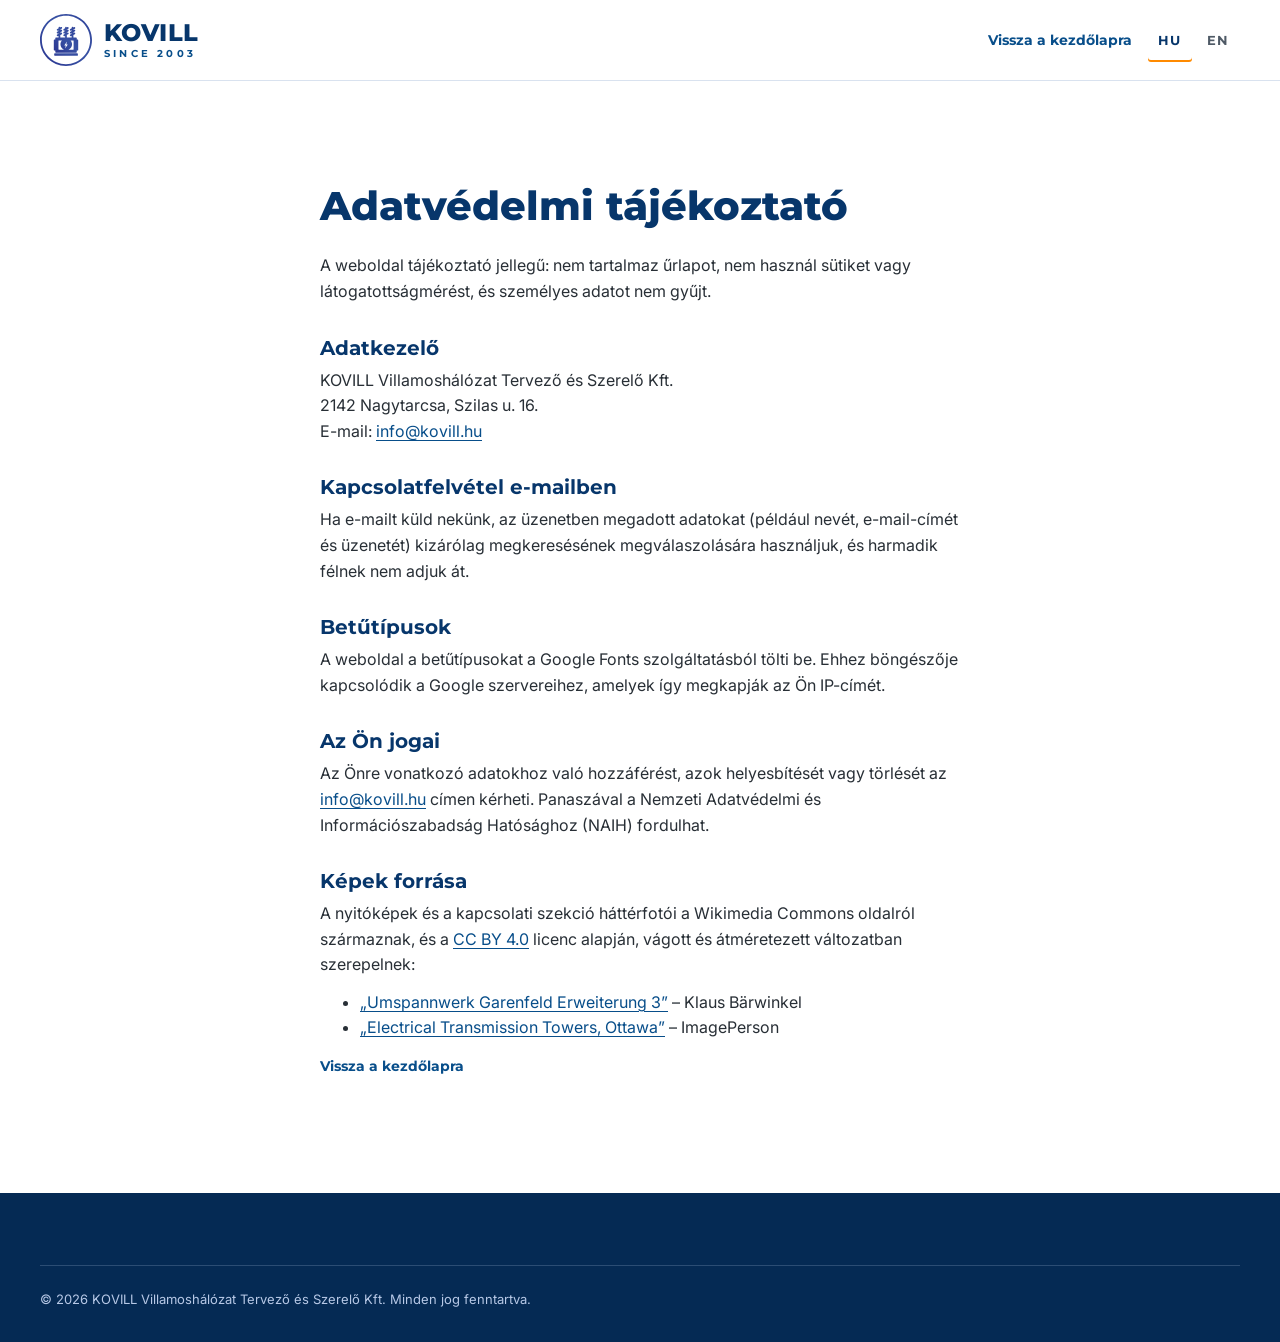
<file: adatvedelem.html>
<!doctype html>
<html lang="hu">
<head>
  <meta charset="utf-8">
  <meta name="viewport" content="width=device-width, initial-scale=1">
  <title>Adatvédelmi tájékoztató | KOVILL</title>
  <meta name="description" content="Hogyan kezeli a KOVILL a személyes adatokat.">
  <meta name="robots" content="noindex">
  <meta name="theme-color" content="#07366B">
  <link rel="icon" href="assets/logo/kovill_mark.svg" type="image/svg+xml">
  <link rel="icon" href="assets/logo/favicon-32.png" sizes="32x32" type="image/png">
  <link rel="preconnect" href="https://fonts.googleapis.com">
  <link rel="preconnect" href="https://fonts.gstatic.com" crossorigin>
  <link rel="stylesheet" href="https://fonts.googleapis.com/css2?family=Inter:wght@400;500;600&family=Montserrat:wght@600;700;800&display=swap">
  <link rel="stylesheet" href="css/styles.css">
</head>
<body>
  <a class="skip-link" href="#main">Ugrás a fő tartalomra</a>
  <header class="site-header page-header">
    <div class="container header-inner">
      <a class="brand" href="./" aria-label="KOVILL kezdőlap">
        <img class="brand-mark" src="assets/logo/kovill_mark.svg" alt="" width="48" height="48">
        <span class="brand-text" aria-hidden="true">
          <span class="brand-name">KOVILL</span>
          <span class="brand-since">Since 2003</span>
        </span>
      </a>
      <div class="header-actions">
        <a class="text-link" href="./">Vissza a kezdőlapra</a>
        <ul class="lang-switch" role="list" aria-label="Nyelv">
          <li><a href="adatvedelem.html" hreflang="hu" lang="hu" aria-current="page"><span aria-hidden="true">HU</span><span class="sr-only">Magyar</span></a></li>
          <li><a href="en/privacy.html" hreflang="en" lang="en"><span aria-hidden="true">EN</span><span class="sr-only">English</span></a></li>
        </ul>
      </div>
    </div>
  </header>

  <main id="main" class="section">
    <div class="container prose">
      <h1>Adatvédelmi tájékoztató</h1>

      <!-- Simplified 2026-10 per client: no form, no cookies, no analytics; contact by email only. KOVILL should still review this text. -->
      <p>A weboldal tájékoztató jellegű: nem tartalmaz űrlapot, nem használ sütiket vagy látogatottságmérést, és személyes adatot nem gyűjt.</p>

      <h2>Adatkezelő</h2>
      <p>KOVILL Villamoshálózat Tervező és Szerelő Kft.<br>2142 Nagytarcsa, Szilas u. 16.<br>E-mail: <a href="mailto:info@kovill.hu">info@kovill.hu</a></p>

      <h2>Kapcsolatfelvétel e-mailben</h2>
      <p>Ha e-mailt küld nekünk, az üzenetben megadott adatokat (például nevét, e-mail-címét és üzenetét) kizárólag megkeresésének megválaszolására használjuk, és harmadik félnek nem adjuk át.</p>

      <h2>Betűtípusok</h2>
      <p>A weboldal a betűtípusokat a Google Fonts szolgáltatásból tölti be. Ehhez böngészője kapcsolódik a Google szervereihez, amelyek így megkapják az Ön IP-címét.</p>

      <h2>Az Ön jogai</h2>
      <p>Az Önre vonatkozó adatokhoz való hozzáférést, azok helyesbítését vagy törlését az <a href="mailto:info@kovill.hu">info@kovill.hu</a> címen kérheti. Panaszával a Nemzeti Adatvédelmi és Információszabadság Hatósághoz (NAIH) fordulhat.</p>

      <h2 id="credits">Képek forrása</h2>
      <p>A nyitóképek és a kapcsolati szekció háttérfotói a Wikimedia Commons oldalról származnak, és a <a href="https://creativecommons.org/licenses/by/4.0/deed.hu">CC BY 4.0</a> licenc alapján, vágott és átméretezett változatban szerepelnek:</p>
      <ul>
        <li><a href="https://commons.wikimedia.org/wiki/File:Umspannwerk_Garenfeld_Erweiterung_3.jpg">„Umspannwerk Garenfeld Erweiterung 3”</a> – Klaus Bärwinkel</li>
        <li><a href="https://commons.wikimedia.org/wiki/File:Electrical_Transmission_Towers,_Ottawa_TC001.jpg">„Electrical Transmission Towers, Ottawa”</a> – ImagePerson</li>
      </ul>

      <p><a class="text-link" href="./">Vissza a kezdőlapra</a></p>
    </div>
  </main>

  <footer class="site-footer">
    <div class="container footer-bottom">
      <p>© 2026 KOVILL Villamoshálózat Tervező és Szerelő Kft. Minden jog fenntartva.</p>
    </div>
  </footer>
</body>
</html>
</file>
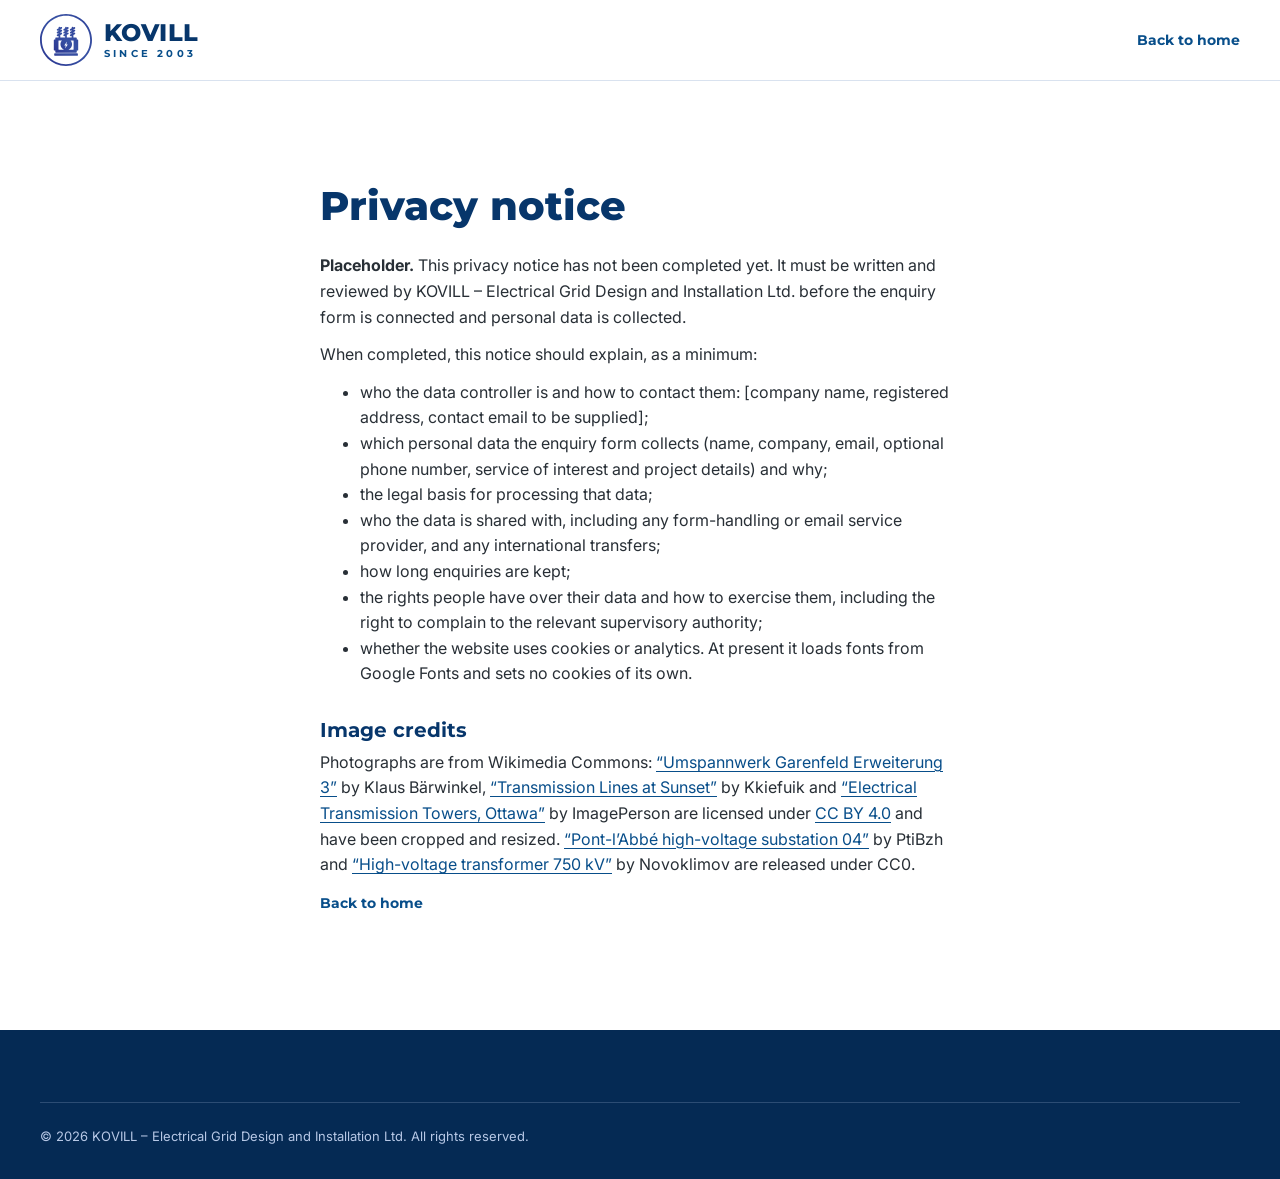
<file: privacy.html>
<!doctype html>
<html lang="en">
<head>
  <meta charset="utf-8">
  <meta name="viewport" content="width=device-width, initial-scale=1">
  <title>Privacy notice | KOVILL</title>
  <meta name="description" content="How KOVILL – Electrical Grid Design and Installation Ltd. handles personal data submitted through this website.">
  <meta name="robots" content="noindex">
  <meta name="theme-color" content="#07366B">
  <link rel="icon" href="assets/logo/kovill_mark.svg" type="image/svg+xml">
  <link rel="icon" href="assets/logo/favicon-32.png" sizes="32x32" type="image/png">
  <link rel="preconnect" href="https://fonts.googleapis.com">
  <link rel="preconnect" href="https://fonts.gstatic.com" crossorigin>
  <link rel="stylesheet" href="https://fonts.googleapis.com/css2?family=Inter:wght@400;500;600&family=Montserrat:wght@600;700;800&display=swap">
  <link rel="stylesheet" href="css/styles.css">
</head>
<body>
  <a class="skip-link" href="#main">Skip to main content</a>
  <header class="site-header page-header">
    <div class="container header-inner">
      <a class="brand" href="index.html" aria-label="KOVILL home">
        <img class="brand-mark" src="assets/logo/kovill_mark.svg" alt="" width="48" height="48">
        <span class="brand-text" aria-hidden="true">
          <span class="brand-name">KOVILL</span>
          <span class="brand-since">Since 2003</span>
        </span>
      </a>
      <a class="text-link" href="index.html">Back to home</a>
    </div>
  </header>

  <main id="main" class="section">
    <div class="container prose">
      <h1>Privacy notice</h1>

      <!-- TODO: KOVILL must replace this placeholder with a privacy notice reviewed for its actual data processing. -->
      <p class="notice"><strong>Placeholder.</strong> This privacy notice has not been completed yet. It must be written and reviewed by KOVILL – Electrical Grid Design and Installation Ltd. before the enquiry form is connected and personal data is collected.</p>

      <p>When completed, this notice should explain, as a minimum:</p>
      <ul>
        <li>who the data controller is and how to contact them: <span class="placeholder">[company name, registered address, contact email to be supplied]</span>;</li>
        <li>which personal data the enquiry form collects (name, company, email, optional phone number, service of interest and project details) and why;</li>
        <li>the legal basis for processing that data;</li>
        <li>who the data is shared with, including any form-handling or email service provider, and any international transfers;</li>
        <li>how long enquiries are kept;</li>
        <li>the rights people have over their data and how to exercise them, including the right to complain to the relevant supervisory authority;</li>
        <li>whether the website uses cookies or analytics. At present it loads fonts from Google Fonts and sets no cookies of its own.</li>
      </ul>

      <h2 id="credits">Image credits</h2>
      <p>Photographs are from Wikimedia Commons:
        <a href="https://commons.wikimedia.org/wiki/File:Umspannwerk_Garenfeld_Erweiterung_3.jpg">“Umspannwerk Garenfeld Erweiterung 3”</a> by Klaus Bärwinkel,
        <a href="https://commons.wikimedia.org/wiki/File:Transmission_Lines_at_Sunset.jpg">“Transmission Lines at Sunset”</a> by Kkiefuik and
        <a href="https://commons.wikimedia.org/wiki/File:Electrical_Transmission_Towers,_Ottawa_TC001.jpg">“Electrical Transmission Towers, Ottawa”</a> by ImagePerson
        are licensed under <a href="https://creativecommons.org/licenses/by/4.0/">CC BY 4.0</a> and have been cropped and resized.
        <a href="https://commons.wikimedia.org/wiki/File:Pont-l%27Abb%C3%A9_high-voltage_substation_04_-_Arrival_portal_and_switchgear.jpg">“Pont-l’Abbé high-voltage substation 04”</a> by PtiBzh and
        <a href="https://commons.wikimedia.org/wiki/File:High-voltage_transformer_750_kV_%D0%A2%D1%80%D0%B0%D0%BD%D1%81%D1%84%D0%BE%D1%80%D0%BC%D0%B0%D1%82%D0%BE%D1%80_750_%D0%BA%D0%92.jpg">“High-voltage transformer 750 kV”</a> by Novoklimov
        are released under CC0.</p>

      <p><a class="text-link" href="index.html">Back to home</a></p>
    </div>
  </main>

  <footer class="site-footer">
    <div class="container footer-bottom">
      <p>© 2026 KOVILL – Electrical Grid Design and Installation Ltd. All rights reserved.</p>
    </div>
  </footer>
</body>
</html>
</file>
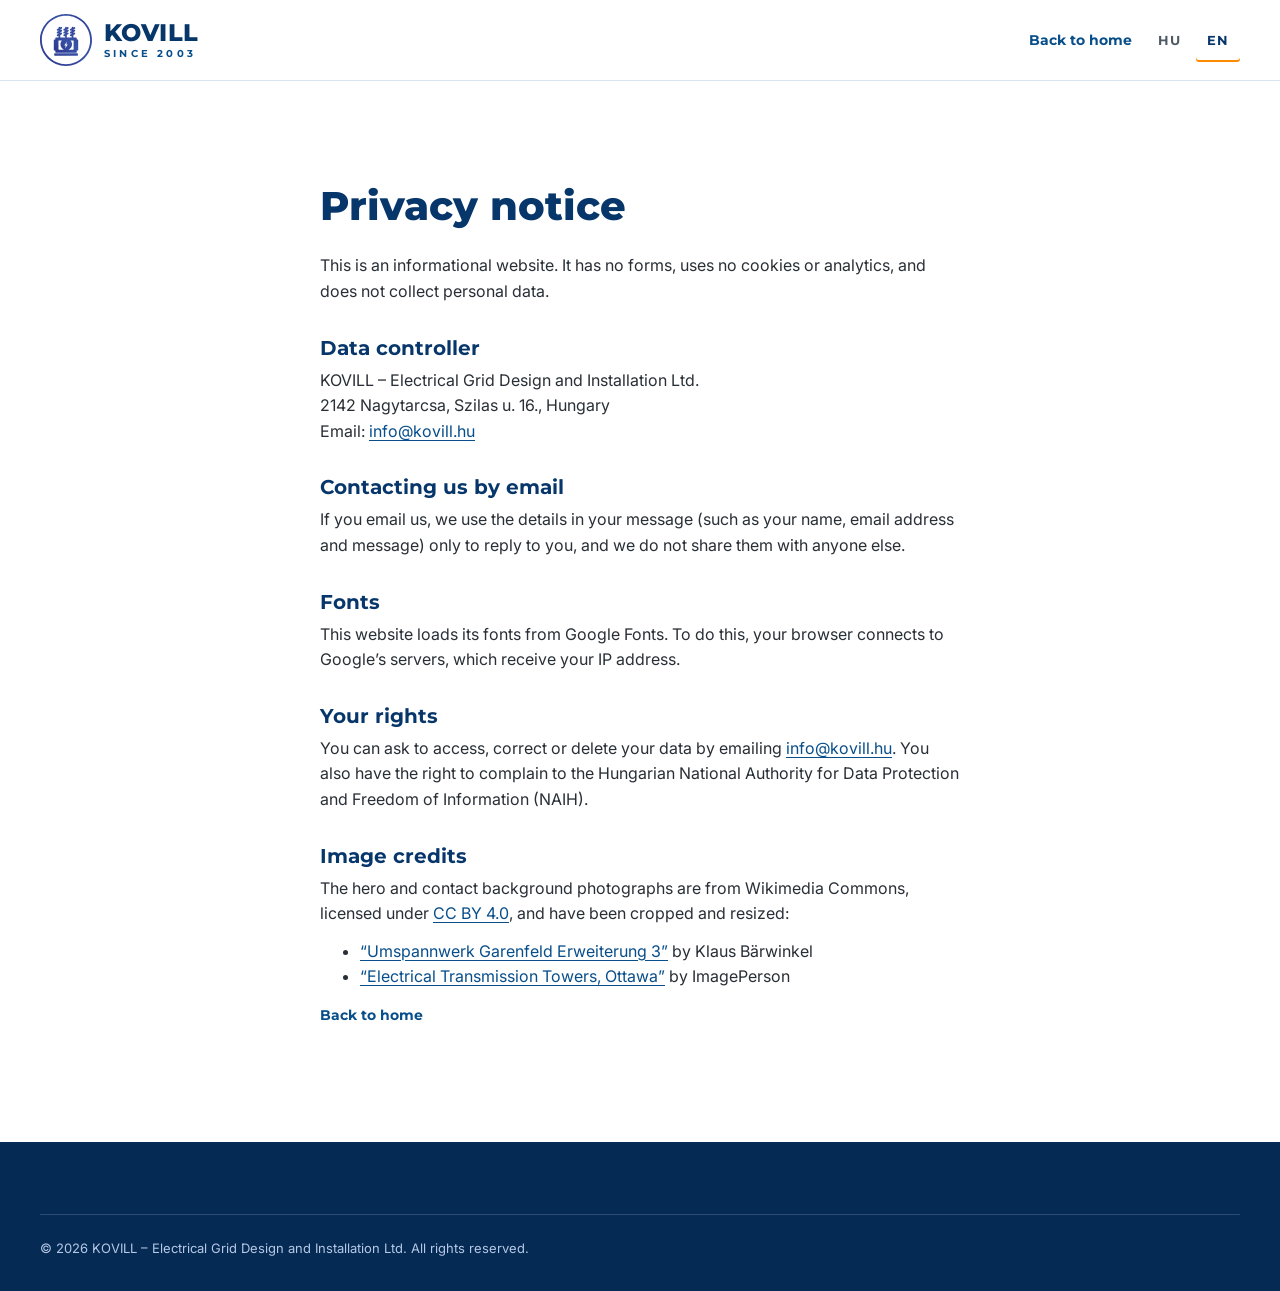
<file: en/privacy.html>
<!doctype html>
<html lang="en">
<head>
  <meta charset="utf-8">
  <meta name="viewport" content="width=device-width, initial-scale=1">
  <title>Privacy notice | KOVILL</title>
  <meta name="description" content="How KOVILL – Electrical Grid Design and Installation Ltd. handles personal data.">
  <meta name="robots" content="noindex">
  <meta name="theme-color" content="#07366B">
  <link rel="icon" href="../assets/logo/kovill_mark.svg" type="image/svg+xml">
  <link rel="icon" href="../assets/logo/favicon-32.png" sizes="32x32" type="image/png">
  <link rel="preconnect" href="https://fonts.googleapis.com">
  <link rel="preconnect" href="https://fonts.gstatic.com" crossorigin>
  <link rel="stylesheet" href="https://fonts.googleapis.com/css2?family=Inter:wght@400;500;600&family=Montserrat:wght@600;700;800&display=swap">
  <link rel="stylesheet" href="../css/styles.css">
</head>
<body>
  <a class="skip-link" href="#main">Skip to main content</a>
  <header class="site-header page-header">
    <div class="container header-inner">
      <a class="brand" href="index.html" aria-label="KOVILL home">
        <img class="brand-mark" src="../assets/logo/kovill_mark.svg" alt="" width="48" height="48">
        <span class="brand-text" aria-hidden="true">
          <span class="brand-name">KOVILL</span>
          <span class="brand-since">Since 2003</span>
        </span>
      </a>
      <div class="header-actions">
        <a class="text-link" href="index.html">Back to home</a>
        <ul class="lang-switch" role="list" aria-label="Language">
          <li><a href="../adatvedelem.html" hreflang="hu" lang="hu"><span aria-hidden="true">HU</span><span class="sr-only">Magyar</span></a></li>
          <li><a href="privacy.html" hreflang="en" lang="en" aria-current="page"><span aria-hidden="true">EN</span><span class="sr-only">English</span></a></li>
        </ul>
      </div>
    </div>
  </header>

  <main id="main" class="section">
    <div class="container prose">
      <h1>Privacy notice</h1>

      <!-- Simplified 2026-10 per client: no form, no cookies, no analytics; contact by email only. KOVILL should still review this text. -->
      <p>This is an informational website. It has no forms, uses no cookies or analytics, and does not collect personal data.</p>

      <h2>Data controller</h2>
      <p>KOVILL – Electrical Grid Design and Installation Ltd.<br>2142 Nagytarcsa, Szilas u. 16., Hungary<br>Email: <a href="mailto:info@kovill.hu">info@kovill.hu</a></p>

      <h2>Contacting us by email</h2>
      <p>If you email us, we use the details in your message (such as your name, email address and message) only to reply to you, and we do not share them with anyone else.</p>

      <h2>Fonts</h2>
      <p>This website loads its fonts from Google Fonts. To do this, your browser connects to Google’s servers, which receive your IP address.</p>

      <h2>Your rights</h2>
      <p>You can ask to access, correct or delete your data by emailing <a href="mailto:info@kovill.hu">info@kovill.hu</a>. You also have the right to complain to the Hungarian National Authority for Data Protection and Freedom of Information (NAIH).</p>

      <h2 id="credits">Image credits</h2>
      <p>The hero and contact background photographs are from Wikimedia Commons, licensed under <a href="https://creativecommons.org/licenses/by/4.0/">CC BY 4.0</a>, and have been cropped and resized:</p>
      <ul>
        <li><a href="https://commons.wikimedia.org/wiki/File:Umspannwerk_Garenfeld_Erweiterung_3.jpg">“Umspannwerk Garenfeld Erweiterung 3”</a> by Klaus Bärwinkel</li>
        <li><a href="https://commons.wikimedia.org/wiki/File:Electrical_Transmission_Towers,_Ottawa_TC001.jpg">“Electrical Transmission Towers, Ottawa”</a> by ImagePerson</li>
      </ul>

      <p><a class="text-link" href="index.html">Back to home</a></p>
    </div>
  </main>

  <footer class="site-footer">
    <div class="container footer-bottom">
      <p>© 2026 KOVILL – Electrical Grid Design and Installation Ltd. All rights reserved.</p>
    </div>
  </footer>
</body>
</html>
</file>
<file: css/styles.css>
/* ==========================================================================
   KOVILL – Electrical Grid Design and Installation Ltd.
   Mobile-first. Breakpoints: 600px, 960px, 1100px.
   ========================================================================== */

/* ---------- Tokens ---------- */
:root {
  --cobalt: #084e8a;
  --navy: #07366b;
  --navy-900: #052a54;
  --orange: #ff8a00;
  --orange-hover: #ffa333;
  --steel: #b7c8e6;
  --charcoal: #282f36;
  --white: #fff;
  --bg-light: #f5f7fa;

  --text: var(--charcoal);
  --text-muted: #4f5a66;
  --border: #d9e2ef;
  --line-dark: rgb(183 200 230 / 0.22);

  --font-head: "Montserrat", "Segoe UI", Arial, sans-serif;
  --font-body: "Inter", system-ui, -apple-system, "Segoe UI", Roboto, Arial, sans-serif;

  --container: 1200px;
  --gutter: clamp(16px, 4vw, 40px);
  --section-y: clamp(64px, 8vw, 112px);
  --header-h: 68px;
  --radius: 3px;
  --shadow: 0 10px 30px -12px rgb(7 54 107 / 0.25);
  --ease: cubic-bezier(.2, .7, .2, 1);
  --focus: 0 0 0 3px var(--white), 0 0 0 5px var(--orange);
  --icon-accent: var(--orange);
}

@media (min-width: 960px) {
  :root { --header-h: 80px; }
}

/* ---------- Base ---------- */
*, *::before, *::after { box-sizing: border-box; }

html {
  scroll-behavior: smooth;
  scroll-padding-top: var(--header-h);
  -webkit-text-size-adjust: 100%;
}

body {
  margin: 0;
  font-family: var(--font-body);
  font-size: 1rem;
  line-height: 1.6;
  color: var(--text);
  background: var(--white);
  -webkit-font-smoothing: antialiased;
}

img, picture, svg { display: block; max-width: 100%; }
img { height: auto; }

h1, h2, h3 {
  margin: 0;
  font-family: var(--font-head);
  font-weight: 700;
  line-height: 1.15;
  color: var(--navy);
  /* Long Hungarian compounds must never overflow narrow screens; use &shy; for nicer breaks. */
  overflow-wrap: break-word;
}

p { margin: 0; }
ul[role="list"], ol[role="list"] { list-style: none; margin: 0; padding: 0; }

a { color: var(--cobalt); text-underline-offset: 3px; }
a:hover { color: var(--navy); }

:focus-visible { outline: none; box-shadow: var(--focus); border-radius: var(--radius); }

.sr-only {
  position: absolute; width: 1px; height: 1px; padding: 0; margin: -1px;
  overflow: hidden; clip: rect(0 0 0 0); white-space: nowrap; border: 0;
}

.sprite { position: absolute; width: 0; height: 0; overflow: hidden; }

.skip-link {
  position: absolute; left: 16px; top: -100px; z-index: 100;
  padding: 10px 16px; background: var(--navy); color: var(--white);
  font-weight: 600; text-decoration: none;
}
.skip-link:focus { top: 12px; color: var(--white); }

.container {
  width: 100%;
  max-width: calc(var(--container) + 2 * var(--gutter));
  margin-inline: auto;
  padding-inline: var(--gutter);
}

/* ---------- Icons ---------- */
.icon, .btn-icon {
  fill: none;
  stroke: currentColor;
  stroke-width: 2;
  stroke-linecap: round;
  stroke-linejoin: round;
  flex: none;
}
.ic-accent { stroke: var(--icon-accent); }
.icon-lg { width: 52px; height: 52px; color: var(--cobalt); }
.icon-md { width: 44px; height: 44px; color: var(--white); }
.btn-icon { width: 18px; height: 18px; transition: transform .2s var(--ease); }

/* ---------- Typography helpers ---------- */
.eyebrow {
  margin-bottom: 12px;
  font-family: var(--font-head);
  font-size: 0.75rem;
  font-weight: 700;
  letter-spacing: 0.14em;
  text-transform: uppercase;
  color: var(--cobalt);
  display: flex;
  align-items: center;
  gap: 10px;
}
.eyebrow::before {
  content: "";
  width: 24px; height: 2px;
  background: var(--orange);
}
.eyebrow-light { color: var(--steel); }

.section-title {
  font-size: clamp(1.75rem, 1.2rem + 2vw, 2.5rem);
  font-weight: 800;
  letter-spacing: -0.01em;
  max-width: 24ch;
}

.section-intro { color: var(--text-muted); max-width: 52ch; }

/* ---------- Buttons ---------- */
.btn {
  display: inline-flex;
  align-items: center;
  justify-content: center;
  gap: 10px;
  min-height: 48px;
  padding: 12px 24px;
  border: 2px solid transparent;
  border-radius: var(--radius);
  font-family: var(--font-head);
  font-size: 0.9375rem;
  font-weight: 700;
  line-height: 1.2;
  text-decoration: none;
  cursor: pointer;
  transition: background-color .2s, color .2s, border-color .2s;
}
.btn:hover .btn-icon, .text-link:hover .btn-icon { transform: translateX(4px); }

/* Navy text on orange: white on #FF8A00 fails WCAG contrast (≈2.2:1); navy passes (≈5.5:1). */
.btn-primary { background: var(--orange); color: var(--navy); }
.btn-primary:hover { background: var(--orange-hover); color: var(--navy); }

.btn-outline-light { border-color: rgb(255 255 255 / 0.85); color: var(--white); }
.btn-outline-light:hover { background: var(--white); color: var(--navy); }


.btn[disabled] { cursor: progress; opacity: .75; }

.btn-row { display: flex; flex-wrap: wrap; gap: 12px 16px; }

.text-link {
  display: inline-flex;
  align-items: center;
  gap: 8px;
  font-family: var(--font-head);
  font-size: 0.875rem;
  font-weight: 700;
  color: var(--cobalt);
  text-decoration: none;
}
.text-link:hover { color: var(--navy); }
.text-link .btn-icon { color: var(--orange); width: 16px; height: 16px; }

/* ---------- Header ---------- */
.site-header {
  position: sticky;
  top: 0;
  z-index: 50;
  background: var(--white);
  border-bottom: 1px solid var(--border);
  transition: box-shadow .2s;
}
.site-header.is-scrolled { box-shadow: 0 6px 20px -10px rgb(7 54 107 / 0.3); }

.header-inner {
  display: flex;
  align-items: center;
  justify-content: space-between;
  gap: 24px;
  min-height: var(--header-h);
}

.brand {
  display: inline-flex;
  align-items: center;
  gap: 12px;
  text-decoration: none;
  color: var(--navy);
}
.brand-mark { width: 44px; height: 44px; }
.brand-text { display: flex; flex-direction: column; line-height: 1; }
.brand-name {
  font-family: var(--font-head);
  font-weight: 800;
  font-size: 1.5rem;
  letter-spacing: 0.02em;
  color: var(--navy);
}
.brand-since {
  margin-top: 4px;
  font-family: var(--font-head);
  font-size: 0.625rem;
  font-weight: 700;
  letter-spacing: 0.32em;
  text-transform: uppercase;
  color: var(--cobalt);
}
@media (min-width: 960px) {
  .brand-mark { width: 52px; height: 52px; }
}

/* Mobile menu toggle */
.nav-toggle {
  display: inline-flex;
  align-items: center;
  justify-content: center;
  width: 48px; height: 48px;
  margin-right: -8px;
  padding: 0;
  border: 0;
  background: none;
  color: var(--navy);
  cursor: pointer;
}
.nav-toggle-bars,
.nav-toggle-bars::before,
.nav-toggle-bars::after {
  display: block;
  width: 24px; height: 2px;
  background: currentColor;
  transition: transform .2s var(--ease), opacity .2s;
}
.nav-toggle-bars { position: relative; }
.nav-toggle-bars::before, .nav-toggle-bars::after { content: ""; position: absolute; left: 0; }
.nav-toggle-bars::before { top: -7px; }
.nav-toggle-bars::after { top: 7px; }
.nav-toggle[aria-expanded="true"] .nav-toggle-bars { background: transparent; }
.nav-toggle[aria-expanded="true"] .nav-toggle-bars::before { transform: translateY(7px) rotate(45deg); }
.nav-toggle[aria-expanded="true"] .nav-toggle-bars::after { transform: translateY(-7px) rotate(-45deg); }

/* Without JS the toggle is useless, so it is hidden and the nav simply wraps. */
html:not(.js) .nav-toggle { display: none; }
html:not(.js) .header-inner { flex-wrap: wrap; padding-block: 8px; }

.nav-list a {
  display: block;
  font-weight: 500;
  color: var(--charcoal);
  text-decoration: none;
}
.nav-list a:hover { color: var(--cobalt); }

/* Language switcher (HU / EN) */
.lang-switch { display: flex; gap: 4px; list-style: none; margin: 0; padding: 0; }
.lang-switch a {
  display: grid;
  place-items: center;
  min-width: 44px;
  min-height: 44px;
  padding-inline: 8px;
  font-family: var(--font-head);
  font-size: 0.8125rem;
  font-weight: 700;
  letter-spacing: 0.08em;
  color: var(--text-muted);
  text-decoration: none;
  border-radius: var(--radius);
}
.lang-switch a:hover { color: var(--cobalt); background: var(--bg-light); }
.lang-switch a[aria-current] { color: var(--navy); box-shadow: inset 0 -2px 0 var(--orange); }

.header-actions { display: flex; align-items: center; gap: 16px; }
/* On phones the logo already links home; keep the privacy-page header on one row. */
@media (max-width: 599.98px) { .header-actions .text-link { display: none; } }

@media (max-width: 959.98px) {
  .js .site-nav {
    position: absolute;
    top: 100%;
    left: 0; right: 0;
    display: none;
    padding: 8px var(--gutter) 24px;
    background: var(--white);
    border-bottom: 1px solid var(--border);
    box-shadow: 0 16px 24px -16px rgb(7 54 107 / 0.35);
    max-height: calc(100vh - var(--header-h));
    overflow-y: auto;
  }
  .js .site-nav.is-open { display: block; }
  .nav-list { list-style: none; margin: 0 0 16px; padding: 0; }
  .nav-list a {
    padding: 14px 0;
    border-bottom: 1px solid var(--border);
    font-size: 1.0625rem;
  }
  .site-nav .lang-switch { margin-bottom: 16px; }
  html:not(.js) .nav-list { display: flex; flex-wrap: wrap; gap: 0 20px; margin-bottom: 8px; }
  html:not(.js) .nav-list a { border: 0; padding: 8px 0; }
}

@media (min-width: 960px) {
  .nav-toggle { display: none; }
  .site-nav { display: flex; align-items: center; gap: clamp(16px, 2.2vw, 36px); }
  .nav-list { display: flex; gap: clamp(18px, 2.2vw, 32px); list-style: none; margin: 0; padding: 0; }
  .site-nav .lang-switch { padding-left: clamp(8px, 1.2vw, 16px); border-left: 1px solid var(--border); }
  .nav-list a {
    position: relative;
    padding: 8px 0;
    font-size: 0.9375rem;
  }
  .nav-list a::after {
    content: "";
    position: absolute;
    left: 0; right: 0; bottom: 0;
    height: 2px;
    background: var(--orange);
    transform: scaleX(0);
    transform-origin: left;
    transition: transform .2s var(--ease);
  }
  .nav-list a:hover::after { transform: scaleX(1); }
}

/* ---------- Hero ---------- */
.hero {
  position: relative;
  isolation: isolate;
  display: flex;
  align-items: center;
  min-height: clamp(560px, calc(100svh - var(--header-h)), 780px);
  padding-block: clamp(64px, 10vw, 120px);
  overflow: hidden;
  color: var(--white);
  background: var(--navy);
}
.hero-media, .hero-media img {
  position: absolute;
  inset: 0;
  width: 100%;
  height: 100%;
}
.hero-media { z-index: -2; }
.hero-media img { object-fit: cover; object-position: 60% center; filter: saturate(.75) contrast(1.05); }

/* Navy overlay: strongest behind the text (left), letting the substation show through on the right. */
.hero::before {
  content: "";
  position: absolute;
  inset: 0;
  z-index: -1;
  background:
    linear-gradient(0deg, rgb(5 42 84 / 0.6), transparent 40%),
    linear-gradient(90deg, rgb(7 54 107 / 0.94) 0%, rgb(7 54 107 / 0.86) 45%, rgb(8 78 138 / 0.62) 100%);
}
/* Fine engineering grid */
.hero::after {
  content: "";
  position: absolute;
  inset: 0;
  z-index: -1;
  background-image:
    linear-gradient(rgb(183 200 230 / 0.08) 1px, transparent 1px),
    linear-gradient(90deg, rgb(183 200 230 / 0.08) 1px, transparent 1px);
  background-size: 64px 64px;
  -webkit-mask-image: linear-gradient(90deg, transparent, #000 60%);
          mask-image: linear-gradient(90deg, transparent, #000 60%);
}

.hero-schematic {
  display: none;
  position: absolute;
  right: -200px;
  top: -180px;
  width: min(480px, 40vw);
  z-index: -1;
  fill: none;
  stroke: rgb(183 200 230 / 0.25);
  stroke-width: 1;
}
@media (min-width: 1100px) { .hero-schematic { display: block; } }
.hero-schematic circle { fill: var(--navy); stroke: rgb(183 200 230 / 0.6); }
.hero-schematic .hl { stroke: var(--orange); stroke-width: 1.5; opacity: .8; }
.hero-schematic .hl-fill { fill: var(--orange); stroke: none; }

.hero-inner { position: relative; }
.hero-title {
  font-size: clamp(2.125rem, 0.9rem + 4.6vw, 4.5rem);
  font-weight: 800;
  line-height: 1.04;
  letter-spacing: -0.01em;
  text-transform: uppercase;
  color: var(--white);
}
/* "Transzformátortól" is one long word: scale with the viewport so it fits down to 320px. */
@media (max-width: 599.98px) {
  .hero-title { font-size: 7.2vw; }
}
.hero-title span { display: block; }
.hero-title .accent { color: var(--orange); }

.hero-lead {
  max-width: 34rem;
  margin-block: 24px 36px;
  font-size: clamp(1rem, 0.95rem + 0.3vw, 1.1875rem);
  color: rgb(255 255 255 / 0.9);
}

.hero-note {
  position: absolute;
  right: var(--gutter);
  bottom: 28px;
  display: none;
  padding-left: 16px;
  border-left: 1px solid rgb(183 200 230 / 0.5);
  font-size: 0.8125rem;
  line-height: 1.5;
  color: rgb(255 255 255 / 0.85);
}
@media (min-width: 960px) {
  .hero-note { display: block; }
}
@media (max-width: 599.98px) {
  .hero::before { background: linear-gradient(180deg, rgb(7 54 107 / 0.86), rgb(5 42 84 / 0.94)); }
  .hero .btn { width: 100%; }
}

/* ---------- Sections ---------- */
.section { padding-block: var(--section-y); }
.section-light {
  background-color: var(--bg-light);
  background-image:
    linear-gradient(rgb(8 78 138 / 0.04) 1px, transparent 1px),
    linear-gradient(90deg, rgb(8 78 138 / 0.04) 1px, transparent 1px);
  background-size: 48px 48px;
}

.section-head { margin-bottom: clamp(40px, 5vw, 56px); }
.section-head .section-intro { margin-top: 16px; }

@media (min-width: 960px) {
  .section-head-split {
    display: grid;
    grid-template-columns: 1fr 1fr;
    gap: 48px;
    align-items: end;
  }
  .section-head-split .section-intro { margin-top: 0; }
}

/* ---------- Service cards ---------- */
.card-grid {
  display: grid;
  gap: 20px;
}
@media (min-width: 600px) { .card-grid { grid-template-columns: repeat(2, 1fr); } }
@media (min-width: 1100px) { .card-grid { grid-template-columns: repeat(4, 1fr); } }

.service-card {
  position: relative;
  display: flex;
  flex-direction: column;
  gap: 14px;
  padding: 32px 28px 28px;
  background: var(--white);
  border: 1px solid var(--border);
  border-radius: var(--radius);
  transition: border-color .2s, box-shadow .2s, transform .2s var(--ease);
}
.service-card::before {
  content: "";
  position: absolute;
  left: -1px; right: -1px; top: -1px;
  height: 3px;
  background: var(--orange);
  transform: scaleX(0);
  transform-origin: left;
  transition: transform .25s var(--ease);
}
.service-card:hover { border-color: var(--steel); box-shadow: var(--shadow); transform: translateY(-3px); }
.service-card:hover::before, .service-card:focus-within::before { transform: scaleX(1); }
.service-card .icon-lg { margin-bottom: 8px; }
.service-card p { font-size: 0.9375rem; color: var(--text-muted); }

.card-index {
  position: absolute;
  top: 20px; right: 24px;
  font-family: var(--font-head);
  font-size: 0.75rem;
  font-weight: 700;
  letter-spacing: 0.1em;
  color: var(--steel);
}
.card-title { font-size: 1.125rem; }

/* ---------- Strengths band ---------- */
.strengths {
  position: relative;
  padding-block: clamp(56px, 7vw, 88px);
  color: var(--white);
  background-color: var(--navy);
  background-image:
    linear-gradient(90deg, transparent calc(100% - 1px), var(--line-dark) 0),
    linear-gradient(transparent calc(100% - 1px), var(--line-dark) 0),
    linear-gradient(135deg, var(--navy) 0%, var(--cobalt) 100%);
  background-size: 120px 120px, 120px 120px, auto;
  background-position: center;
  overflow: hidden;
}
.strength-list {
  position: relative;
  z-index: 1;
  display: grid;
}
.strength {
  display: grid;
  justify-items: center;
  gap: 10px;
  padding: 28px 16px;
  text-align: center;
  border-top: 1px solid var(--line-dark);
}
.strength:first-child { border-top: 0; }
.strength .icon-md { --icon-accent: var(--orange); color: var(--steel); }
.strength-title {
  margin-top: 6px;
  font-size: 1.0625rem;
  font-weight: 700;
  letter-spacing: 0.06em;
  text-transform: uppercase;
  color: var(--white);
}
.strength p { max-width: 24ch; font-size: 0.9375rem; color: var(--steel); }

@media (min-width: 600px) {
  .strength-list { grid-template-columns: repeat(2, 1fr); }
  .strength { border-top: 0; }
  .strength:nth-child(even) { border-left: 1px solid var(--line-dark); }
  .strength:nth-child(n+3) { border-top: 1px solid var(--line-dark); }
}
@media (min-width: 1100px) {
  .strength-list { grid-template-columns: repeat(4, 1fr); }
  .strength { padding-block: 8px; }
  .strength:nth-child(n+3) { border-top: 0; }
  .strength + .strength { border-left: 1px solid var(--line-dark); }
}

/* ---------- Clients ("who it's for") ---------- */
.clients-layout { display: grid; gap: 8px 64px; }
@media (min-width: 960px) {
  .clients-layout { grid-template-columns: 5fr 7fr; align-items: start; }
  .practice { grid-column: 1 / -1; margin-top: 40px; }
}
.client-list { border-top: 1px solid var(--border); }
.client-list li {
  display: flex;
  align-items: center;
  gap: 18px;
  padding: 18px 4px;
  border-bottom: 1px solid var(--border);
  font-family: var(--font-head);
  font-size: 1.0625rem;
  font-weight: 700;
  color: var(--navy);
}
/* small diamond "node" marker */
.client-list li::before {
  content: "";
  flex: none;
  width: 9px; height: 9px;
  border: 2px solid var(--orange);
  transform: rotate(45deg);
}
.practice { display: grid; gap: 20px; margin-top: 32px; }
@media (min-width: 768px) { .practice { grid-template-columns: 1fr 1fr; } }
.practice-card {
  padding: 28px;
  background: var(--white);
  border: 1px solid var(--border);
  border-left: 3px solid var(--cobalt);
  border-radius: var(--radius);
}
.practice-note { border-left-color: var(--orange); }
.practice-title {
  margin-bottom: 10px;
  font-size: 0.9375rem;
  letter-spacing: 0.06em;
  text-transform: uppercase;
}
.practice-card p { color: var(--text-muted); }

/* ---------- Projects ---------- */
.project-grid { display: grid; gap: 32px 24px; }
@media (min-width: 900px) { .project-grid { grid-template-columns: repeat(3, 1fr); } }

.project-card {
  position: relative;
  display: flex;
  flex-direction: column;
  border-bottom: 1px solid var(--border);
}
.project-media {
  aspect-ratio: 10 / 7;
  overflow: hidden;
  border-radius: var(--radius);
  background: var(--navy);
}
.project-media img {
  width: 100%;
  height: 100%;
  object-fit: cover;
  filter: saturate(.85);
  transition: transform .5s var(--ease);
}
.project-body {
  display: flex;
  flex-direction: column;
  gap: 8px;
  flex: 1;
  padding-block: 20px 22px;
}
.project-body p { font-size: 0.9375rem; color: var(--text-muted); }
.ref-list { display: grid; gap: 10px; margin-top: 8px; padding-top: 14px; border-top: 1px solid var(--border); font-size: 0.875rem; color: var(--text-muted); }
.ref-year { display: block; font-family: var(--font-head); font-size: 0.75rem; font-weight: 700; letter-spacing: 0.08em; color: var(--cobalt); }
/* Tablet: image beside text instead of three narrow columns */
@media (min-width: 600px) and (max-width: 899.98px) {
  .project-card {
    display: grid;
    grid-template-columns: minmax(0, 2fr) minmax(0, 3fr);
    gap: 24px;
    align-items: center;
    padding-bottom: 24px;
  }
  .project-body { padding-block: 0; }
}

/* ---------- Process ---------- */
.process-layout { display: grid; gap: 8px; }
@media (min-width: 1100px) {
  .process-layout { grid-template-columns: 280px 1fr; gap: 48px; align-items: start; }
  .process-layout .section-head { margin-bottom: 0; }
}

.steps { display: grid; counter-reset: step; }
.step {
  position: relative;
  display: grid;
  grid-template-columns: 56px 1fr;
  align-content: start;
  gap: 20px;
  padding-bottom: 32px;
}
.step:last-child { padding-bottom: 0; }
/* vertical connector (mobile) */
.step:not(:last-child)::before {
  content: "";
  position: absolute;
  left: 27px;
  top: 64px;
  bottom: 8px;
  width: 2px;
  background: linear-gradient(var(--orange) 0 20px, var(--steel) 20px);
}
.step-num {
  display: grid;
  place-items: center;
  width: 56px; height: 56px;
  border: 2px solid var(--cobalt);
  border-radius: 50%;
  background: var(--white);
  font-family: var(--font-head);
  font-weight: 700;
  color: var(--navy);
}
.step:first-child .step-num { background: var(--navy); border-color: var(--navy); color: var(--white); }
.step-title {
  margin: 4px 0 8px;
  font-size: 0.9375rem;
  font-weight: 700;
  letter-spacing: 0.05em;
  text-transform: uppercase;
}
.step p { font-size: 0.9375rem; color: var(--text-muted); }

@media (min-width: 900px) {
  .steps { grid-template-columns: repeat(4, 1fr); gap: 24px; }
  .step { grid-template-columns: 1fr; gap: 16px; padding-bottom: 0; }
  /* horizontal connector (desktop) */
  .step:not(:last-child)::before {
    left: 72px; right: -16px;
    top: 27px; bottom: auto;
    width: auto; height: 2px;
    background: linear-gradient(90deg, var(--orange) 0 24px, var(--steel) 24px);
  }
}

/* ---------- Contact ---------- */
.contact {
  position: relative;
  isolation: isolate;
  padding-block: var(--section-y);
  overflow: hidden;
  color: var(--white);
  background: var(--navy);
}
.contact-media {
  position: absolute;
  inset: 0 auto 0 0;
  width: 55%;
  z-index: -2;
}
.contact-media img {
  width: 100%; height: 100%;
  object-fit: cover;
  opacity: .28;
  filter: grayscale(1) contrast(1.1);
  mix-blend-mode: luminosity;
}
.contact::before {
  content: "";
  position: absolute;
  inset: 0;
  z-index: -1;
  background: linear-gradient(90deg, rgb(7 54 107 / 0.55) 0%, var(--navy) 55%);
}
.contact .section-title { color: var(--white); }

.contact-layout { display: grid; gap: 32px; }
@media (min-width: 960px) {
  .contact-layout { grid-template-columns: 5fr 7fr; gap: 64px; align-items: end; }
}

.contact-details { margin: 0; display: grid; gap: 24px; grid-template-columns: repeat(auto-fit, minmax(220px, 1fr)); }
.contact-details div { padding-left: 16px; border-left: 2px solid var(--orange); }
.contact-details dt {
  font-family: var(--font-head);
  font-size: 0.75rem;
  font-weight: 700;
  letter-spacing: 0.12em;
  text-transform: uppercase;
  color: var(--steel);
}
.contact-details dd { margin: 2px 0 0; }

.contact a { color: var(--white); }
.contact a:hover { color: var(--orange); }

/* ---------- Footer ---------- */
.site-footer {
  padding-top: clamp(48px, 6vw, 72px);
  color: var(--steel);
  background: var(--navy-900);
  font-size: 0.9375rem;
}
.site-footer a { color: var(--white); text-decoration: none; }
.site-footer a:hover { color: var(--orange); text-decoration: underline; }

.footer-grid { display: grid; gap: 40px 32px; padding-bottom: 48px; }
@media (min-width: 600px) { .footer-grid { grid-template-columns: repeat(2, 1fr); } }
@media (min-width: 960px) { .footer-grid { grid-template-columns: 2fr 1fr 1.3fr 1.3fr; } }

.footer-brand { display: grid; gap: 12px; align-content: start; }
.brand-footer .brand-name { color: var(--white); }
.brand-footer .brand-since { color: var(--steel); }
.brand-footer:hover { text-decoration: none; }
.footer-company { color: var(--white); font-weight: 600; }
.footer-brand p { max-width: 36ch; }
.footer-tagline {
  font-family: var(--font-head);
  font-size: 0.75rem;
  font-weight: 700;
  letter-spacing: 0.14em;
  text-transform: uppercase;
  color: var(--orange);
}

.footer-heading {
  margin-bottom: 16px;
  font-size: 0.8125rem;
  letter-spacing: 0.14em;
  text-transform: uppercase;
  color: var(--white);
}
.footer-col ul { display: grid; gap: 10px; }

.footer-bottom {
  display: flex;
  flex-wrap: wrap;
  gap: 8px 24px;
  padding-block: 24px 32px;
  background: linear-gradient(var(--line-dark), var(--line-dark)) top center / calc(100% - 2 * var(--gutter)) 1px no-repeat;
  font-size: 0.8125rem;
}
.footer-bottom .credits { flex-basis: 100%; color: rgb(183 200 230 / 0.85); }
.footer-bottom .credits a { color: var(--steel); text-decoration: underline; }

/* ---------- Simple content page (privacy) ---------- */
.page-header .header-inner { min-height: var(--header-h); }
.prose { max-width: 72ch; }
.prose h1 { font-size: clamp(1.75rem, 1.2rem + 2vw, 2.5rem); font-weight: 800; margin-bottom: 24px; }
.prose h2 { font-size: 1.25rem; margin: 32px 0 8px; }
.prose p, .prose ul { margin: 0 0 12px; }

/* ---------- Scroll reveal (only when JS is running) ---------- */
.js .reveal {
  opacity: 0;
  transform: translateY(12px);
  transition: opacity .6s var(--ease), transform .6s var(--ease);
}
.js .reveal.is-visible { opacity: 1; transform: none; }

/*
@media (prefers-reduced-motion: reduce) {
  html { scroll-behavior: auto; }
  *, *::before, *::after {
    transition-duration: .01ms !important;
    animation-duration: .01ms !important;
  }
  .js .reveal { opacity: 1; transform: none; }
  .service-card:hover { transform: none; }
}
*/
</file>
